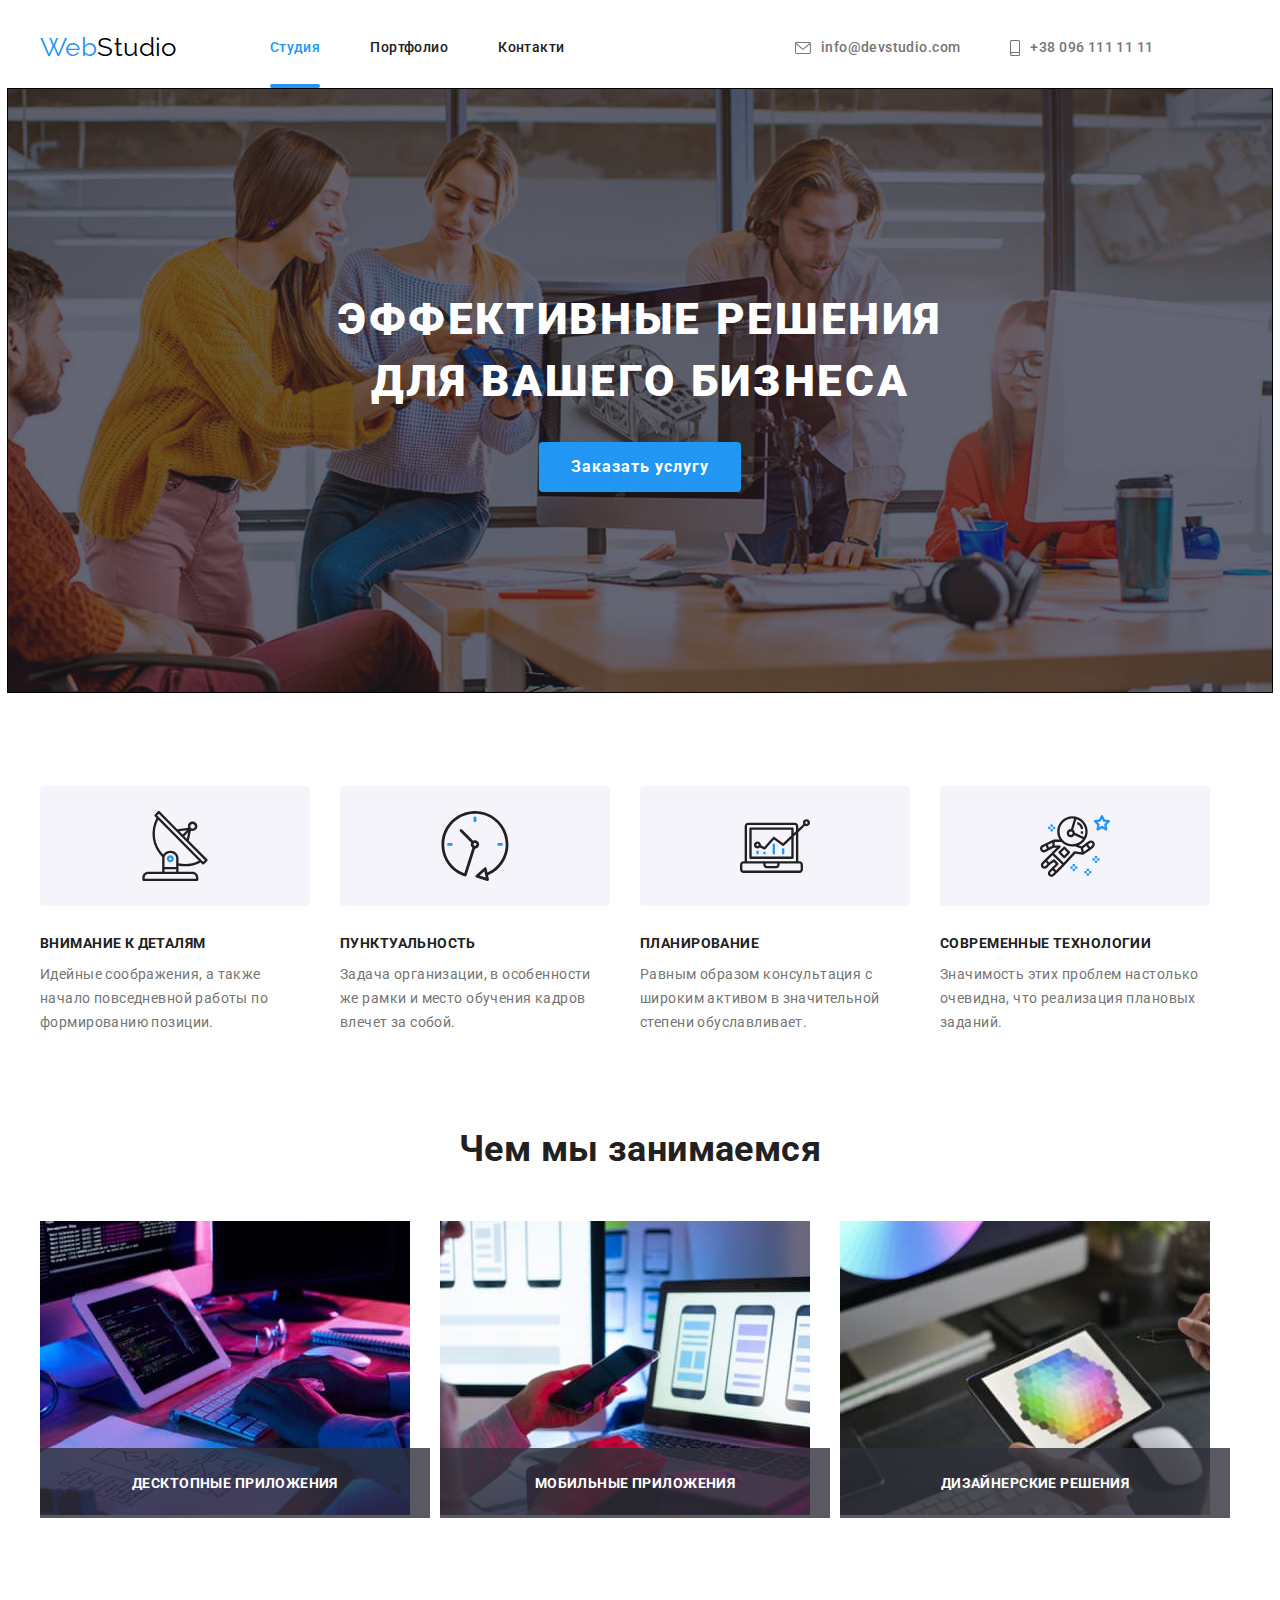
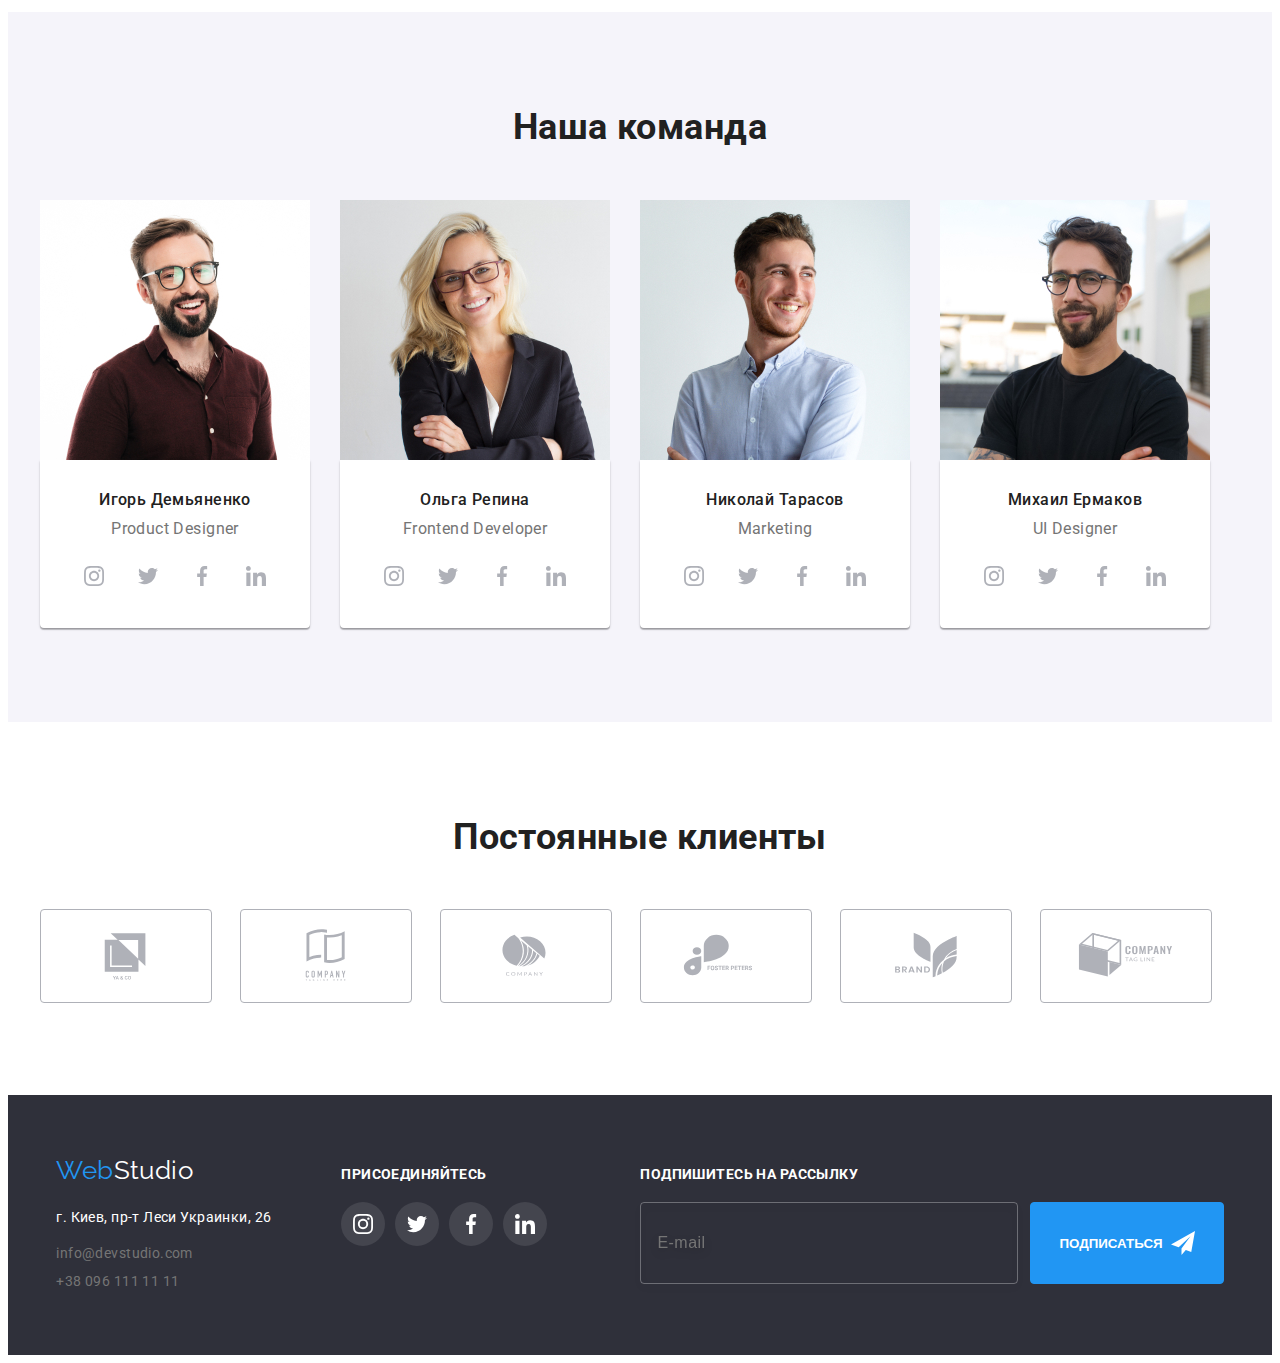
<file: index.html>
<!DOCTYPE html>
<html lang="ru">
  <head>
    <meta charset="UTF-8" />
    <meta http-equiv="X-UA-Compatible" content="IE=edge" />
    <meta name="viewport" content="width=device-width, initial-scale=1.0" />
    <title>Студия</title>
    <link rel="preconnect" href="https://fonts.googleapis.com"> 
<link rel="preconnect" href="https://fonts.gstatic.com" crossorigin> 
<link href="https://fonts.googleapis.com/css2?family=Raleway:wght@700&family=Roboto:wght@400;500;700;900&display=swap" rel="stylesheet">
<link rel="stylesheet" href="https://cdnjs.cloudflare.com/ajax/libs/modern-normalize/1.1.0/modern-normalize.min.css" integrity="sha512-wpPYUAdjBVSE4KJnH1VR1HeZfpl1ub8YT/NKx4PuQ5NmX2tKuGu6U/JRp5y+Y8XG2tV+wKQpNHVUX03MfMFn9Q==" crossorigin="anonymous" referrerpolicy="no-referrer" />
<link rel="stylesheet" href="./css/main.min.css" />
<link rel="stylesheet" href="./css/styles.css" />
  </head>
  <body>

<!--=================

 ! Header section !

==================-->

    <header class="header">
      <div class="container header__container">
      
        <a href="./index.html" class="logo header__logo link"> <span>Web</span>Studio </a>
        <button class="menu-btn" type="button" data-menu-open>
          <svg class="menu-btn__icon" width="40" height="40" aria-label="Переключатель мобильного меню">
            <use class="menu-btn__icon-open" href="./images/icons.svg#menu"></use>
          </svg>
        </button>
        
        <nav class="nav">
<!-- Nav-site -->

        <ul class="nav-site list">
          <li class="nav__item">
            <a href="" class="nav__link nav__link--current link">Студия </a>
          </li>
          <li class="nav__item">
            <a href="./portfolio.html" class="nav__link link">Портфолио</a>
          </li>
          <li class="nav__item">
            <a href="" class="nav__link  link">Контакти</a>
          </li>
        </ul>
    </nav>
   
<!-- Nav-auth -->
<!-- Contacts -->

    <ul class="nav-auth list">
      <li class="nav__contacts">
        <a class="nav__contacts nav__contacts-link" href="mailto:info@devstudio.com" >
        <svg class="nav__contact-icon" width="16" height="12">
          <use href="./images/icons.svg#mail"></use>
        </svg>info@devstudio.com</a>
      
      </li>
      <li class="nav__contacts">
        <a class="nav__contacts nav__contacts-link" href="tel:+380961111111">
        <svg class="nav__contact-icon" width="10" height="16">
          <use href="./images/icons.svg#smartphone"></use>
        </svg>
        +38 096 111 11 11 </a>
      </li>
    </ul>
  </div>
    </header>

<!--=================

      ! Hero !

==================-->

    <main>
      <section class="hero">
        <div class="overlay">
        <h1 class="hero__title">Эффективные решения<br />для вашего бизнеса</h1>
        <button data-modal-open type="button" class="hero__button">Заказать услугу</button>
      
        <div class="backdrop is-hidden" data-modal>
        <div class="modal">
          
          <button class="button__close" type="button" data-modal-close>
            <svg class="modal__close-svg" width="18" height="18">
            <use href="./images/icons.svg#close"></use>
          </svg>
        </button>
        <form class="modal__form" name="modal-form" autocomplete="off">
          <strong class="form__title">Оставьте свои данные, мы вам перезвоним</strong>
          <div class="register__group" role="group">
          <label class="modal__form-group">
            <span class="modal__form-label">Имя</span>
            <input class="modal__form-input" type="text" name="user-name" minlength="3"/>
            <svg class="modal__icon" width="18" height="18">
              <use href="./images/icons.svg#person"></use>
            </svg>
          </label>

      <label class="modal__form-group">
        <span class="modal__form-label">Телефон</span>
        <input class="modal__form-input" type="text" name="user-phone" autofocus required />
        <svg class="modal__icon" width="18" height="18">
          <use href="./images/icons.svg#phone"></use>
        </svg>
      </label>

      <label class="modal__form-group">
        <span class="modal__form-label">Почта</span>
        <input class="modal__form-input" type="text" name="user-mail" required />
        <svg class="modal__icon" width="18" height="18">
          <use href="./images/icons.svg#email"></use>
        </svg>
      </label>

      <label class="modal__form-group">
        <span class="modal__form-label">Комментарий</span>
        <textarea class="user__comment" name="user-comment" rows="5" placeholder="Введите текст"></textarea>
      </label>
    </div>
    <label class="agreement__form-group">
     <input class="agreement__check visually-hidden" type="checkbox" name="user-agreement" />
     <svg class="agreement__icon" width="16" height="15">
      <use class="agreement__icon-check" href="./images/icons.svg#check"></use>
      <use class="agreement__icon-uncheck" href="./images/icons.svg#uncheck"></use>
    </svg>
     <span class="agreement__text">
      Соглашаюсь с рассылкой и принимаю
      <a href="" class="agreement__link" target="_blank" rel="noopener noreferrer">
        Условия договора
      </a>
     </span>
    </label>

    <button type="submit" class="basic__bth-link">Отправить</button>
  
        </form>
        </div>
      </div>
    </div>
    </section>

<!--=================

 ! Feature section !

==================-->

<section class="section feature">
  <div class="container">
  <!--<h2> Заголовок к целям </h2>-->
  <ul class="feature__list">
    <li class="feature__item">
      <a class="feature__item-icon" href=""><img src="./images/antenna1.svg" alt="" /></a>

    
      <h3 class="feature__title">Внимание к деталям</h3>
      <p class="feature__text">
        Идейные соображения, а также начало повседневной работы по
        формированию позиции.
      </p>
    </li>
    <li class="feature__item">
      <a class="feature__item-icon" href=""><img src="./images/clock1.svg" alt="" /></a>
    
      <h3 class="feature__title">Пунктуальность</h3>
      <p class="feature__text">
        Задача организации, в особенности же рамки и место обучения кадров
        влечет за собой.
      </p>
    </li>
    <li class="feature__item">
      <a class="feature__item-icon" href=""><img src="./images/diagram1.svg" alt="" /></a>
                  
      <h3 class="feature__title">Планирование</h3>
      <p class="feature__text">
        Равным образом консультация с широким активом в значительной
        степени обуславливает.
      </p>
    </li>
    <li class="feature__item">
      <a class="feature__item-icon" href=""><img src="./images/astronaut1.svg" alt="" /></a>
      
      <h3 class="feature__title">Современные технологии</h3>
      <p class="feature__text">
        Значимость этих проблем настолько очевидна, что реализация
        плановых заданий.
      </p>
    </li>
  </ul>
</div>
</section>


<!--=================

 ! Work section !

==================-->

      <section class="section work">
        <div class="container">
        <h2 class="work__title">Чем мы занимаемся</h2>

        <ul class="work__list">
          
          <li class="work__item">
            <img
              src="./images/nomber1.jpg"
              alt="хлопець-пишет-код"
              width="370"
            />
            <div class="work__section-img">
              <p class="work__section-title">Десктопные приложения</p>
            </div>
          </li>
          <li class="work__item">
            <img
              src="./images/nomber2.jpg"
              alt="дивчина-вивчає-телефон"
              width="370"
            />
            <div class="work__section-img">
              <p class="work__section-title">Мобильные приложения</p>
            </div>
          </li>
          <li class="work__item">
            <img src="./images/nomber3.jpg" alt="парень-ресуєт" width="370" />
            <div class="work__section-img">
              <p class="work__section-title">Дизайнерские решения</p>
            </div>
          </li>
      
        </ul>
        
      </div>
      </section>

<!--=================

 ! Team section !

==================-->

      <section class="section team">
        <div class="container">
        <h2 class="team__title">Наша команда</h2>

        <ul class="team__list">
          <li class="team__junior">
            <picture>
              <source  srcset="./images/Xteams/img-11@1x.lg.jpg 1x, 
                               ./images/Xteams/img-11@2x.lg.jpg 2x"
                               media="(min-width: 1200px)"/>
              <source  srcset="./images/Xteams/img-11@1x.md.jpg 1x,
                               ./images/Xteams/img-11@2x.md.jpg 2x"
                               media="(min-width: 768px)"/>
              <source  srcset="./images/Xteams/img-11@1x.sm.jpg 1x,
                               ./images/Xteams/img-11@2x.sm.jpg 2x"
                               media="(max-width: 767px)"/>
            <img class="team__icon"
              src="./images/Xteams/img-11@1x.lg.jpg"
              alt="Игорь Демьяненко"
              width="270"/>
            </picture>
            <div class="card-set">
            <h3 class="team__person">Игорь Демьяненко</h3>
            <p lang="en" class="team__profession">Product Designer</p>
          
          <ul class="socials__list">
            <li class="socials__item">
              <a
              class="socials__link link"
                href=""
                target="_blank"
                rel="noopener noreferrer"
                aria-label="Иконка insragram">
                <svg class="socials__icon" width="20" height="20">
                  <use href="./images/icons.svg#instagram">
                  </use>
                </svg>
            </a>
            </li>
          
  
          
            <li class="socials__item">
              <a
              class="socials__link link"
                href=""
                target="_blank"
                rel="noopener noreferrer"
                aria-label="Иконка twitter">
                <svg class="socials__icon" width="20" height="20">
                  <use href="./images/icons.svg#twitter">
                  </use>
                </svg>
            </a>
            </li>
          
  
         
            <li class="socials__item">
              <a
              class="socials__link link"
                href=""
                target="_blank"
                rel="noopener noreferrer"
                aria-label="Иконка facebook">
                <svg class="socials__icon" width="20" height="20">
                  <use href="./images/icons.svg#facebook">
                  </use>
                </svg>
            </a>
            </li>
          
  
        
            <li class="socials__item">
              <a
              class="socials__link link"
                href=""
                target="_blank"
                rel="noopener noreferrer"
                aria-label="Иконка linkedin">
                <svg class="socials__icon" width="20" height="20">
                  <use href="./images/icons.svg#linkedin">
                  </use>
                </svg>
            </a>
            </li>
          </ul>
        </div>
    
          </li>
          
          <li class="team__junior">
            <picture>
              <source  srcset="./images/Xteams/img-22@1x.lg.jpg 1x, 
                               ./images/Xteams/img-22@2x.lg.jpg 2x"
                               media="(min-width: 1200px)"/>
              <source  srcset="./images/Xteams/img-22@1x.md.jpg 1x,
                               ./images/Xteams/img-22@2x.md.jpg 2x"
                               media="(min-width: 768px)"/>
              <source  srcset="./images/Xteams/img-22@1x.sm.jpg 1x,
                               ./images/Xteams/img-22@2x.sm.jpg 2x"
                               media="(max-width: 767px)"/>
            <img class="team__icon"
            src="./images/Xteams/img-22@1x.lg.jpg" alt="Ольга Репина" 
            width="270" />
          </picture>
            <div class="card-set">
            <h3 class="team__person">Ольга Репина</h3>
            <p lang="en" class="team__profession">Frontend Developer</p>
            
            <ul class="socials__list">
              <li class="socials__item">
                <a class="socials__link link"
                  href=""
                  target="_blank"
                  rel="noopener noreferrer"
                  aria-label="Иконка insragram">
                  <svg class="socials__icon" width="20" height="20">
                    <use href="./images/icons.svg#instagram">
                    </use>
                  </svg>
              </a>
              </li>
          
              <li class="socials__item">
                <a class="socials__link link"
                  href=""
                  target="_blank"
                  rel="noopener noreferrer"
                  aria-label="Иконка twitter">
                  <svg class="socials__icon" width="20" height="20">
                    <use href="./images/icons.svg#twitter">
                    </use>
                  </svg>
              </a>
            </li>
 
              <li class="socials__item">
                <a class="socials__link link"
                  href=""
                  target="_blank"
                  rel="noopener noreferrer"
                  aria-label="Иконка facebook">
                  <svg class="socials__icon" width="20" height="20">
                    <use href="./images/icons.svg#facebook">
                    </use>
                  </svg>
              </a>
              </li>

              <li class="socials__item">
                <a
                class="socials__link link"
                  href=""
                  target="_blank"
                  rel="noopener noreferrer"
                  aria-label="Иконка linkedin">
                  <svg class="socials__icon" width="20" height="20">
                    <use href="./images/icons.svg#linkedin">
                    </use>
                  </svg>
              </a>
              </li>
            </ul>
          </div>
          </li>
          <li class="team__junior">
            <picture>
              <source  srcset="./images/Xteams/img-33@1x.lg.jpg 1x, 
                               ./images/Xteams/img-33@2x.lg.jpg 2x"
                               media="(min-width: 1200px)"/>
              <source  srcset="./images/Xteams/img-33@1x.md.jpg 1x,
                               ./images/Xteams/img-33@2x.md.jpg 2x"
                               media="(min-width: 768px)"/>
              <source  srcset="./images/Xteams/img-33@1x.sm.jpg 1x,
                               ./images/Xteams/img-33@2x.sm.jpg 2x"
                               media="(max-width: 767px)"/>
            <img class="team__icon"
            src="./images/Xteams/img-33@1x.lg.jpg" alt="Николай Тарасов" 
            width="270"/>
          </picture>
            <div class="card-set">
            <h3 class="team__person">Николай Тарасов</h3>
            <p lang="en" class="team__profession">Marketing</p>
          
          <ul class="socials__list">
            <li class="socials__item">
              <a
              class="socials__link link"
                href=""
                target="_blank"
                rel="noopener noreferrer"
                aria-label="Иконка insragram">
                <svg class="socials__icon" width="20" height="20">
                  <use href="./images/icons.svg#instagram">
                  </use>
                </svg>
            </a>
            </li>

            <li class="socials__item">
              <a
              class="socials__link link"
                href=""
                target="_blank"
                rel="noopener noreferrer"
                aria-label="Иконка twitter">
                <svg class="socials__icon" width="20" height="20">
                  <use href="./images/icons.svg#twitter">
                  </use>
                </svg>
            </a>
            </li>

            <li class="socials__item">
              <a
              class="socials__link link"
                href=""
                target="_blank"
                rel="noopener noreferrer"
                aria-label="Иконка facebook">
                <svg class="socials__icon" width="20" height="20">
                  <use href="./images/icons.svg#facebook">
                  </use>
                </svg>
            </a>
            </li>
 
            <li class="socials__item">
              <a
              class="socials__link link"
                href=""
                target="_blank"
                rel="noopener noreferrer"
                aria-label="Иконка linkedin">
                <svg class="socials__icon" width="20" height="20">
                  <use href="./images/icons.svg#linkedin">
                  </use>
                </svg>
            </a>
            </li>
          </ul>
          </div>
          </li>
          <li class="team__junior">
            <picture>
              <source  srcset="./images/Xteams/img-44@1x.lg.jpg 1x, 
                               ./images/Xteams/img-44@2x.lg.jpg 2x"
                               media="(min-width: 1200px)"/>
              <source  srcset="./images/Xteams/img-44@1x.md.jpg 1x,
                               ./images/Xteams/img-44@2x.md.jpg 2x"
                               media="(min-width: 768px)"/>
              <source  srcset="./images/Xteams/img-44@1x.sm.jpg 1x,
                               ./images/Xteams/img-44@2x.sm.jpg 2x"
                               media="(max-width: 767px)"/>
            <img class="team__icon"
            src="./images/Xteams/img-44@1x.lg.jpg" alt="Михаил Ермаков" 
            width="270"/>
          </picture>
            <div class="card-set">
            <h3 class="team__person">Михаил Ермаков</h3>
            <p lang="en" class="team__profession">UI Designer</p>
          
          <ul class="socials__list">
            <li class="socials__item">
              <a
              class="socials__link link"
                href=""
                target="_blank"
                rel="noopener noreferrer"
                aria-label="Иконка insragram">
                <svg class="socials__icon" width="20" height="20">
                  <use href="./images/icons.svg#instagram">
                  </use>
                </svg>
            </a>
            </li>

            <li class="socials__item">
              <a
              class="socials__link link"
                href=""
                target="_blank"
                rel="noopener noreferrer"
                aria-label="Иконка twitter">
                <svg class="socials__icon" width="20" height="20">
                  <use href="./images/icons.svg#twitter">
                  </use>
                </svg>
            </a>
            </li>

            <li class="socials__item">
              <a
              class="socials__link link"
                href=""
                target="_blank"
                rel="noopener noreferrer"
                aria-label="Иконка facebook">
                <svg class="socials__icon" width="20" height="20">
                  <use href="./images/icons.svg#facebook">
                  </use>
                </svg>
            </a>
            </li>
          
            <li class="socials__item">
              <a
              class="socials__link link"
                href=""
                target="_blank"
                rel="noopener noreferrer"
                aria-label="Иконка linkedin">
                <svg class="socials__icon" width="20" height="20">
                  <use href="./images/icons.svg#linkedin">
                  </use>
                </svg>
            </a>
            </li>
          </ul>
        </div>
          </li>
        </ul>
      </div>
      </section>

<!--=================

 ! Clients section !

==================-->

    <section class="clients section">
      <div class="container">
        <h2 class="clients__title">Постоянные клиенты</h2>
         <ul class="clients__list">
          <li class="clients__item">
           <a 
           class="clients__link link"
           href=""
           target="_blank"
           rel="noopener noreferrer"
           aria-label="logo-company"
           >
           <svg class="clients__icon" width="106" height="60">
            <use href="./images/icons.svg#logo-1"></use>
           </svg>
          </a>
          </li>

          <li class="clients__item">
            <a 
            class="link clients__link"
            href=""
            target="_blank"
            rel="noopener noreferrer"
            aria-label="logo-company"
            >
            <svg class="clients__icon" width="106" height="60">
             <use href="./images/icons.svg#logo-2"></use>
            </svg>
           </a>
           </li>

           <li class="clients__item">
            <a 
            class="clients__link link"
            href=""
            target="_blank"
            rel="noopener noreferrer"
            aria-label="logo-company"
            >
            <svg class="clients__icon" width="106" height="60">
             <use href="./images/icons.svg#logo-3"></use>
            </svg>
           </a>
           </li>

           <li class="clients__item">
            <a 
            class="clients__link link"
            href=""
            target="_blank"
            rel="noopener noreferrer"
            aria-label="logo-company"
            >
            <svg class="clients__icon" width="106" height="60">
             <use href="./images/icons.svg#logo-4"></use>
            </svg>
           </a>
           </li>

           <li class="clients__item">
            <a 
            class="clients__link link"
            href=""
            target="_blank"
            rel="noopener noreferrer"
            aria-label="logo-company"
            >
            <svg class="clients__icon" width="106" height="60">
             <use href="./images/icons.svg#logo-5"></use>
            </svg>
           </a>
           </li>

           <li class="clients__item">
            <a 
            class="link clients__link"
            href=""
            target="_blank"
            rel="noopener noreferrer"
            aria-label="logo-company"
            >
            <svg class="clients__icon" width="106" height="60">
             <use href="./images/icons.svg#logo-6"></use>
            </svg>
           </a>
           </li>

         </ul>
      </div>
      </section>
    </main>

<!--=================

    ! Footer !

==================-->

<div class="footer">
    
  <div class="container contacts-container">
    <div class="general">
    <div class="footer__section">
  <a href="./index.html" class="logo__two"> <span>Web</span>Studio </a>
  <address class="footer__address-list">г. Киев, пр-т Леси Украинки, 26</address>

  <ul class="footer__separator">
    <li>
      <a href="mailto:info@devstudio.com" class="footer__separator-item"> info@devstudio.com </a>
    </li>
    <li>
      <a href="tel:+380961111111" class="footer__separator-item"> +38 096 111 11 11 </a>
    </li>
  </ul>
</div>
  
  <div class="footer__right--block">
    <h3 class="footer__title">ПРИСОЕДИНЯЙТЕСЬ</h3>
    <ul class="footer__social-list">
      <li>
        <a class="footer__social-link" 
        href=""
        target="_blank"
        rel="noopener noreferrer"
        aria-label="Иконка insragram">
        <svg class="socials__icon" width="20" height="20">
          <use href="./images/icons.svg#instagrams">
          </use>
        </svg>
      </a>
      </li>

      <li>
        <a class="footer__social-link" 
        href=""
        target="_blank"
        rel="noopener noreferrer"
        aria-label="Иконка twitter">
        <svg class="socials__icon" width="20" height="20">
          <use href="./images/icons.svg#twitters">
          </use>
        </svg>
      </a>
      </li>
      <li>
        <a class="footer__social-link" 
        href=""
        target="_blank"
        rel="noopener noreferrer"
        aria-label="Иконка facebook">
        <svg class="socials__icon" width="20" height="20">
          <use href="./images/icons.svg#facebooks">
          </use>
        </svg>
      </a>
      </li>
      <li>
        <a class="footer__social-link" 
        href=""
        target="_blank"
        rel="noopener noreferrer"
        aria-label="Иконка linkedin">
        <svg class="socials__icon" width="20" height="20">
          <use href="./images/icons.svg#linkedins">
          </use>
        </svg>
      </a>
      </li>
    </ul>
  </div>
  </div>


  <div class="footer__subscription">
    <h2 class="footer__slogan">Подпишитесь на рассылку</h2>
    <form name="footer-form" class="footer__form">
    <input class="footer__user-name"
      placeholder="E-mail"/>
      <button class="footer__basic-bth" type="submit">Подписаться
        <svg class="send__icon" width="24" height="24">
          <use href="./images/icons.svg#send"></use>
        </svg>
      </button>

   
    </form>
  </div>
  </div>
</div>

     <!-- Mobile menu -->
     <div class="menu-overlay" data-menu>
      <div class="menu-container">
        <button class="menu-bth" type="button" data-menu-close>
          <svg class="menu-close-bth" width="40" height="40">
            <use class="menu-btn__icon-close" href="./images/icons.svg#menu-close"></use>
          </svg>
        </button>
        <ul class="mobile-nav__list">
          <li class="mobile-nav__item">
            <a class="mobile-nav__link current" href="./index.html">Студия</a>
          </li>
          <li class="mobile-nav__item">
            <a class="mobile-nav__link" href="./portfolio.html">Портфолио</a>
          </li>
          <li class="mobile-nav__item">
            <a class="mobile-nav__link" href="">Контакты</a>
          </li>
        </ul>
        <div class="mobile-menu__grop">
        <ul class="menu-contacts">
    
            <li class="menu-phone"> 
              <a class="menu-phone-link" href="tel:+380961111111">+38 096 111 11 11</a></li>
            <li class="menu-mail">
               <a class="menu-mail-link" href="mailto:info@devstudio.com">info@devstudio.com</a></li>
          
        </ul>
        <ul class="mobile-social-list">
     
            <li class="mobile-socials-item">
              <a class="mobile-socials-link" href="">Instagram</a>
            </li>
            <li class="mobile-socials-item">
              <a class="mobile-socials-link" href="">Twitter</a>
            </li>
            <li class="mobile-socials-item">
              <a class="mobile-socials-link" href="">Facebook</a>
            </li>
            <li class="mobile-socials-item">
              <a class="mobile-socials-link" href="">LinkedIn</a>
            </li>
      
        </ul>
      </div>
      </div>
    </div>
    <script src="./js/menu.js"></script>
    <script src="./js/modal.js"></script>
  </body>
</html>
</file>
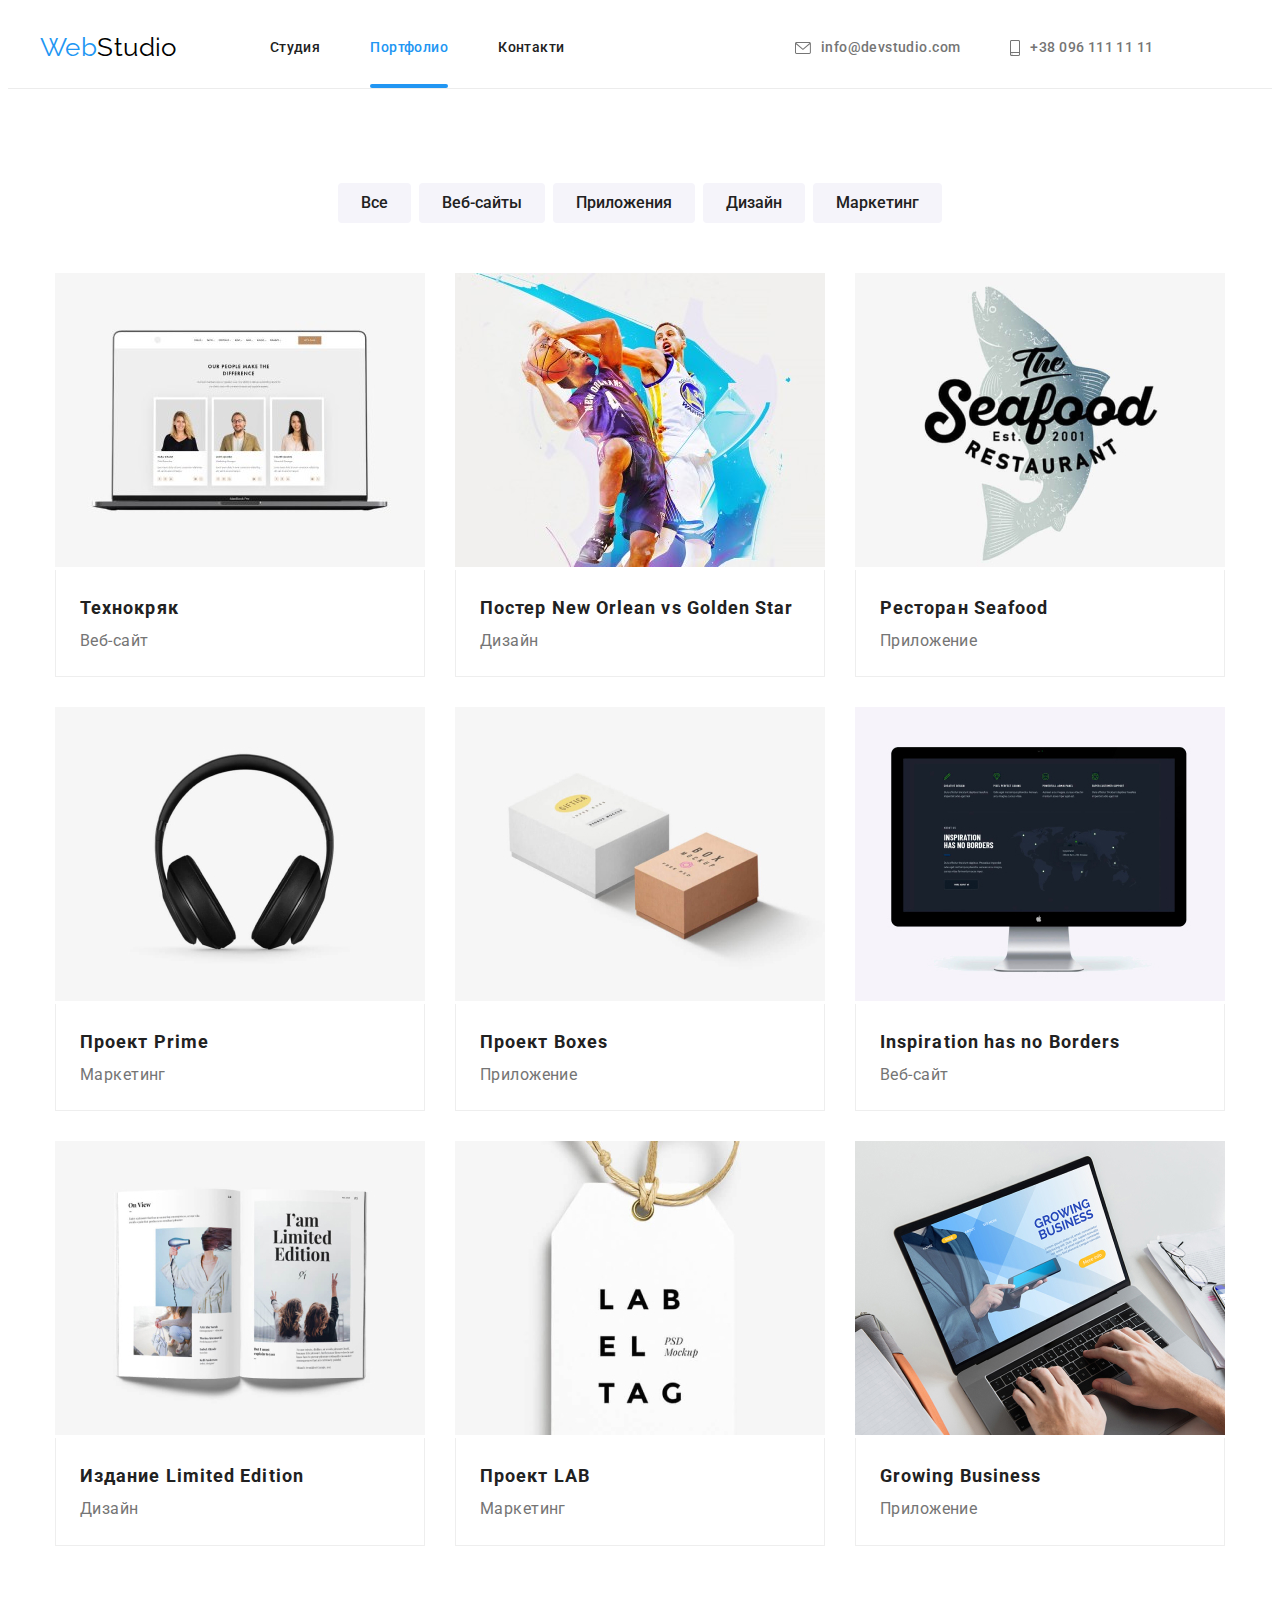
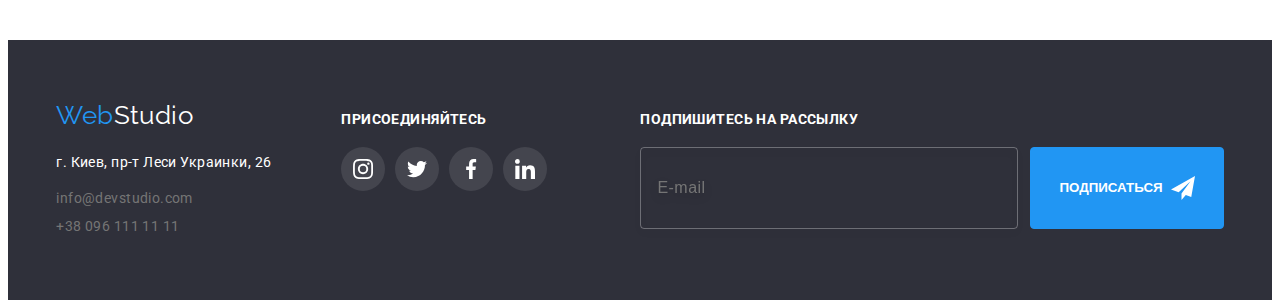
<file: portfolio.html>
<!DOCTYPE html>
<html lang="ru">
  <head>
    <meta charset="UTF-8" />
    <meta http-equiv="X-UA-Compatible" content="IE=edge" />
    <meta name="viewport" content="width=device-width, initial-scale=1.0" />
    <title>Портфолио</title>
    <link href="https://fonts.googleapis.com/css2?family=Raleway:wght@700&family=Roboto:wght@400;500;700;900&display=swap" rel="stylesheet">
    <link rel="stylesheet" href="https://cdnjs.cloudflare.com/ajax/libs/modern-normalize/1.1.0/modern-normalize.min.css" integrity="sha512-wpPYUAdjBVSE4KJnH1VR1HeZfpl1ub8YT/NKx4PuQ5NmX2tKuGu6U/JRp5y+Y8XG2tV+wKQpNHVUX03MfMFn9Q==" crossorigin="anonymous" referrerpolicy="no-referrer" />
    <link rel="stylesheet" href="./css/main.min.css" />
    <link rel="stylesheet" href="./css/styles.css" />
  </head>
  <body>
 
    <!-- Header section -->
    <header class="header">
      <div class="container header__container">
       
        <a href="./index.html" class="logo header__logo link"> <span>Web</span>Studio </a>
       
        <button class="menu-btn" type="button" data-menu-open>
          <svg class="menu-btn__icon" width="40" height="40" aria-label="Переключатель мобильного меню">
            <use class="menu-btn__icon-open" href="./images/icons.svg#menu"></use>
          </svg>
        </button>
          <nav class="nav">
    

<!-- Nav-site -->

        <ul class="nav-site list">
          <li class="nav__item">
            <a href="./index.html" class="nav__link link">Студия </a>
          </li>
          <li class="nav__item">
            <a href="./portfolio.html" class="nav__link nav__link--current link">Портфолио</a>
          </li>
          <li class="nav__item">
            <a href="" class="nav__link link">Контакти</a>
          </li>
        </ul>
    </nav>
   
<!-- Nav-auth -->
<!-- Contacts -->

    <ul class="nav-auth list">
      <li class="nav__contacts">
        <a class="nav__contacts nav__contacts-link" href="mailto:info@devstudio.com" >
        <svg class="nav__contact-icon" width="16" height="12">
          <use href="./images/icons.svg#mail"></use>
        </svg>info@devstudio.com</a>
      
      </li>
      <li class="nav__contacts">
        <a class="nav__contacts nav__contacts-link" href="tel:+380961111111">
        <svg class="nav__contact-icon" width="10" height="16">
          <use href="./images/icons.svg#smartphone"></use>
        </svg>
        +38 096 111 11 11 </a>
      </li>
    </ul>
  </div>
    </header>

    <main>
      <!--<h1> Портфолио </h1>-->
      <section class="section">
      <div class="container">
      <ul class="tack">
        <li><button type="button" class="button__portfolio">Все</button></li>
        <li><button type="button" class="button__portfolio">Веб-сайты</button></li>
        <li><button type="button" class="button__portfolio">Приложения</button></li>
        <li><button type="button" class="button__portfolio">Дизайн</button></li>
        <li><button type="button" class="button__portfolio">Маркетинг</button></li>
      </ul>
      
      <ul class="container flex">
        <li class="flex__line">
          <div class="flex__product-thumb">
            <picture>
              <source  srcset="./images/Xportfolio/img-1@1x_lg.jpg 1x, 
                               ./images/Xportfolio/img-1@2x_lg.jpg 2x"
                               media="(min-width: 1200px)"/>
              <source  srcset="./images/Xportfolio/img-1@1x_md.jpg 1x,
                               ./images/Xportfolio/img-1@2x_md.jpg 2x"
                               media="(min-width: 768px)"/>
              <source  srcset="./images/Xportfolio/img-1@1x_sm.jpg 1x,
                               ./images/Xportfolio/img-1@2x_sm.jpg 2x"
                               media="(max-width: 767px)"/>
            
            <img
            src="./images/Xportfolio/img-1@1x_lg.jpg"
            alt="Команда"
            width="370"/>
            <div class="flex__product-actions">
              <p class="flex__product-text">Ресурс предлагает комплексные предложения с разным уровнем функционала и сервисов. Все это позволит посетителю получить исчерпывающие сведения о компании или частном лице. </p>
            </div>
      </picture>

          </div>
            <div class="flex__line-wrap">
          <h2 class="flex__point">Технокряк</h2>
          <p class="flex__article">Веб-сайт</p>
        </div>
        </li>

        <li class="flex__line">
          <div class="flex__product-thumb">
            <picture>
              <source  srcset="./images/Xportfolio/img-2@1x_lg.jpg 1x, 
                               ./images/Xportfolio/img-2@2x_lg.jpg 2x"
                               media="(min-width: 1200px)"/>
              <source  srcset="./images/Xportfolio/img-2@1x_md.jpg 1x,
                               ./images/Xportfolio/img-2@2x_md.jpg 2x"
                               media="(min-width: 768px)"/>
              <source  srcset="./images/Xportfolio/img-2@1x_sm.jpg 1x,
                               ./images/Xportfolio/img-2@2x_sm.jpg 2x"
                               media="(max-width: 767px)"/>
            
            <img
            src="./images/Xportfolio/img-2@1x_lg.jpg"
            alt="Баскетболісти"
            width="370"/>
            <div class="flex__product-actions">
              <p class="flex__product-text">Ресурс предлагает комплексные предложения с разным уровнем функционала и сервисов. Все это позволит посетителю получить исчерпывающие сведения о компании или частном лице. </p>
            </div>
          </picture>
          </div>
            <div class="flex__line-wrap">
          <h2 class="flex__point">Постер New Orlean vs Golden Star</h2>
          <p class="flex__article">Дизайн</p>
        </div>
        </li>

        <li class="flex__line">
          <div class="flex__product-thumb">
            <picture>
              <source  srcset="./images/Xportfolio/img-3@1x_lg.jpg 1x, 
                               ./images/Xportfolio/img-3@2x_lg.jpg 2x"
                               media="(min-width: 1200px)"/>
              <source  srcset="./images/Xportfolio/img-3@1x_md.jpg 1x,
                               ./images/Xportfolio/img-3@2x_md.jpg 2x"
                               media="(min-width: 768px)"/>
              <source  srcset="./images/Xportfolio/img-3@1x_sm.jpg 1x,
                               ./images/Xportfolio/img-3@2x_sm.jpg 2x"
                               media="(max-width: 767px)"/>
            
            <img
            src="./images/Xportfolio/img-3@1x_lg.jpg"
          
            alt="Логотип ресторану"
            width="370"/>
            <div class="flex__product-actions">
              <p class="flex__product-text">Ресурс предлагает комплексные предложения с разным уровнем функционала и сервисов. Все это позволит посетителю получить исчерпывающие сведения о компании или частном лице. </p>
            </div>
            </picture>
          </div>
            <div class="flex__line-wrap">
          <h2 class="flex__point">Ресторан Seafood</h2>
          <p class="flex__article">Приложение</p>
        </div>
        </li>
        
        <li class="flex__line">
          <div class="flex__product-thumb">
            <picture>
              <source  srcset="./images/Xportfolio/img-4@1x_lg.jpg 1x, 
                               ./images/Xportfolio/img-4@2x_lg.jpg 2x"
                               media="(min-width: 1200px)"/>
              <source  srcset="./images/Xportfolio/img-4@1x_md.jpg 1x,
                               ./images/Xportfolio/img-4@2x_md.jpg 2x"
                               media="(min-width: 768px)"/>
              <source  srcset="./images/Xportfolio/img-4@1x_sm.jpg 1x,
                               ./images/Xportfolio/img-4@2x_sm.jpg 2x"
                               media="(max-width: 767px)"/>
            
            <img
            src="./images/Xportfolio/img-4@1x_lg.jpg"
            alt="Навушники"
            width="370"/>
            <div class="flex__product-actions">
              <p class="flex__product-text">Ресурс предлагает комплексные предложения с разным уровнем функционала и сервисов. Все это позволит посетителю получить исчерпывающие сведения о компании или частном лице. </p>
            </div>
          </picture>
          </div>
            <div class="flex__line-wrap">
          <h2 class="flex__point">Проект Prime</h2>
          <p class="flex__article">Маркетинг</p>
        </div>
        </li>

        <li class="flex__line">
          <div class="flex__product-thumb">
            <picture>
              <source  srcset="./images/Xportfolio/img-5@1x_lg.jpg 1x, 
                               ./images/Xportfolio/img-5@2x_lg.jpg 2x"
                               media="(min-width: 1200px)"/>
              <source  srcset="./images/Xportfolio/img-5@1x_md.jpg 1x,
                               ./images/Xportfolio/img-5@2x_md.jpg 2x"
                               media="(min-width: 768px)"/>
              <source  srcset="./images/Xportfolio/img-5@1x_sm.jpg 1x,
                               ./images/Xportfolio/img-5@2x_sm.jpg 2x"
                               media="(max-width: 767px)"/>
            
            <img
            src="./images/Xportfolio/img-5@1x_lg.jpg"
            alt="Бокси"
            width="370"/>
            <div class="flex__product-actions">
              <p class="flex__product-text">Ресурс предлагает комплексные предложения с разным уровнем функционала и сервисов. Все это позволит посетителю получить исчерпывающие сведения о компании или частном лице. </p>
            </div>
          </picture>
          </div>
            <div class="flex__line-wrap">
          <h2 class="flex__point">Проект Boxes</h2>
          <p class="flex__article">Приложение</p>
        </div>
        </li>

        <li class="flex__line">
          <div class="flex__product-thumb">
            <picture>
              <source  srcset="./images/Xportfolio/img-6@1x_lg.jpg 1x, 
                               ./images/Xportfolio/img-6@2x_lg.jpg 2x"
                               media="(min-width: 1200px)"/>
              <source  srcset="./images/Xportfolio/img-6@1x_md.jpg 1x,
                               ./images/Xportfolio/img-6@2x_md.jpg 2x"
                               media="(min-width: 768px)"/>
              <source  srcset="./images/Xportfolio/img-6@1x_sm.jpg 1x,
                               ./images/Xportfolio/img-6@2x_sm.jpg 2x"
                               media="(max-width: 767px)"/>
            
            <img
            src="./images/Xportfolio/img-6@1x_lg.jpg"
            alt="Монітор"
            width="370"/>
            <div class="flex__product-actions">
              <p class="flex__product-text">Ресурс предлагает комплексные предложения с разным уровнем функционала и сервисов. Все это позволит посетителю получить исчерпывающие сведения о компании или частном лице. </p>
            </div>
          </picture>
          </div>
            <div class="flex__line-wrap">
          <h2 class="flex__point">Inspiration has no Borders</h2>
          <p class="flex__article">Веб-сайт</p>
          </div>
        </li>

        <li class="flex__line">
          <div class="flex__product-thumb">
            <picture>
              <source  srcset="./images/Xportfolio/img-7@1x_lg.jpg 1x, 
                               ./images/Xportfolio/img-7@2x_lg.jpg 2x"
                               media="(min-width: 1200px)"/>
              <source  srcset="./images/Xportfolio/img-7@1x_md.jpg 1x,
                               ./images/Xportfolio/img-7@2x_md.jpg 2x"
                               media="(min-width: 768px)"/>
              <source  srcset="./images/Xportfolio/img-7@1x_sm.jpg 1x,
                               ./images/Xportfolio/img-7@2x_sm.jpg 2x"
                               media="(max-width: 767px)"/>
            
            <img
            src="./images/Xportfolio/img-7@1x_lg.jpg"
            alt="Журнал"
            width="370"/>
            <div class="flex__product-actions">
              <p class="flex__product-text">Ресурс предлагает комплексные предложения с разным уровнем функционала и сервисов. Все это позволит посетителю получить исчерпывающие сведения о компании или частном лице. </p>
            </div>
          </picture>
          </div>
            <div class="flex__line-wrap">
          <h2 class="flex__point">Издание Limited Edition</h2>
          <p class="flex__article">Дизайн</p>
        </div>
        </li>

        <li class="flex__line">
          <div class="flex__product-thumb">
            <picture>
              <source  srcset="./images/Xportfolio/img-8@1x_lg.jpg 1x, 
                               ./images/Xportfolio/img-8@2x_lg.jpg 2x"
                               media="(min-width: 1200px)"/>
              <source  srcset="./images/Xportfolio/img-8@1x_md.jpg 1x,
                               ./images/Xportfolio/img-8@2x_md.jpg 2x"
                               media="(min-width: 768px)"/>
              <source  srcset="./images/Xportfolio/img-8@1x_sm.jpg 1x,
                               ./images/Xportfolio/img-8@2x_sm.jpg 2x"
                               media="(max-width: 767px)"/>
            
            <img
            src="./images/Xportfolio/img-8@1x_lg.jpg"
            alt="Бирка"
            width="370"/>
            <div class="flex__product-actions">
              <p class="flex__product-text">Ресурс предлагает комплексные предложения с разным уровнем функционала и сервисов. Все это позволит посетителю получить исчерпывающие сведения о компании или частном лице. </p>
            </div>
          </picture>
          </div>
            <div class="flex__line-wrap">
          <h2 class="flex__point">Проект LAB</h2>
          <p class="flex__article">Маркетинг</p>
        </div>
        </li>

        <li class="flex__line">
          <div class="flex__product-thumb">
            <picture>
              <source  srcset="./images/Xportfolio/img-9@1x_lg.jpg 1x, 
                               ./images/Xportfolio/img-9@2x_lg.jpg 2x"
                               media="(min-width: 1200px)"/>
              <source  srcset="./images/Xportfolio/img-9@1x_md.jpg 1x,
                               ./images/Xportfolio/img-9@2x_md.jpg 2x"
                               media="(min-width: 768px)"/>
              <source  srcset="./images/Xportfolio/img-9@1x_sm.jpg 1x,
                               ./images/Xportfolio/img-9@2x_sm.jpg 2x"
                               media="(max-width: 767px)"/>
            
            <img
            src="./images/Xportfolio/img-9@1x_lg.jpg"
            alt="Команда"
            width="370"/>
            <div class="flex__product-actions">
              <p class="flex__product-text">Ресурс предлагает комплексные предложения с разным уровнем функционала и сервисов. Все это позволит посетителю получить исчерпывающие сведения о компании или частном лице. </p>
            </div>
            </picture>
          </div>
            <div class="flex__line-wrap">
          <h2 class="flex__point">Growing Business</h2>
          <p class="flex__article">Приложение</p>
        </div>
        </li>
      </ul>
    </div>
    </section>
    </main>

<!--=================

    ! Footer !

==================-->

<div class="footer">
    
  <div class="container contacts-container">
    <div class="footer__section">
  <a href="./index.html" class="logo__two"> <span>Web</span>Studio </a>
  <address class="footer__address-list">г. Киев, пр-т Леси Украинки, 26</address>

  <ul class="footer__separator">
    <li>
      <a href="mailto:info@devstudio.com" class="footer__separator-item"> info@devstudio.com </a>
    </li>
    <li>
      <a href="tel:+380961111111" class="footer__separator-item"> +38 096 111 11 11 </a>
    </li>
  </ul>
</div>
  
  <div class="footer__right--block">
    <h3 class="footer__title">ПРИСОЕДИНЯЙТЕСЬ</h3>
    <ul class="footer__social-list">
      <li>
        <a class="footer__social-link" 
        href=""
        target="_blank"
        rel="noopener noreferrer"
        aria-label="Иконка insragram">
        <svg class="socials__icon" width="20" height="20">
          <use href="./images/icons.svg#instagrams">
          </use>
        </svg>
      </a>
      </li>

      <li>
        <a class="footer__social-link" 
        href=""
        target="_blank"
        rel="noopener noreferrer"
        aria-label="Иконка twitter">
        <svg class="socials__icon" width="20" height="20">
          <use href="./images/icons.svg#twitters">
          </use>
        </svg>
      </a>
      </li>
      <li>
        <a class="footer__social-link" 
        href=""
        target="_blank"
        rel="noopener noreferrer"
        aria-label="Иконка facebook">
        <svg class="socials__icon" width="20" height="20">
          <use href="./images/icons.svg#facebooks">
          </use>
        </svg>
      </a>
      </li>
      <li>
        <a class="footer__social-link" 
        href=""
        target="_blank"
        rel="noopener noreferrer"
        aria-label="Иконка linkedin">
        <svg class="socials__icon" width="20" height="20">
          <use href="./images/icons.svg#linkedins">
          </use>
        </svg>
      </a>
      </li>
    </ul>
  </div>



  <div class="footer__subscription">
    <h2 class="footer__slogan">Подпишитесь на рассылку</h2>
    <form name="footer-form" class="footer__form">
    <input class="footer__user-name"
      placeholder="E-mail"/>
      <button class="footer__basic-bth" type="submit">Подписаться
        <svg class="send__icon" width="24" height="24">
          <use href="./images/icons.svg#send"></use>
        </svg>
      </button>

   
    </form>
  </div>
  </div>
</div>
<!-- Mobile menu -->
<div class="menu-overlay" data-menu>
  <div class="menu-container">
    <button class="menu-bth" type="button" data-menu-close>
      <svg class="menu-close-bth" width="40" height="40">
        <use class="menu-btn__icon-close" href="./images/icons.svg#menu-close"></use>
      </svg>
    </button>
    <ul class="mobile-nav__list">
      <li class="mobile-nav__item">
        <a class="mobile-nav__link current" href="./index.html">Студия</a>
      </li>
      <li class="mobile-nav__item">
        <a class="mobile-nav__link" href="./portfolio.html">Портфолио</a>
      </li>
      <li class="mobile-nav__item">
        <a class="mobile-nav__link" href="">Контакты</a>
      </li>
    </ul>
    <div class="mobile-menu__grop">
    <ul class="menu-contacts">

        <li class="menu-phone"> 
          <a class="menu-phone-link" href="tel:+380961111111">+38 096 111 11 11</a></li>
        <li class="menu-mail">
           <a class="menu-mail-link" href="mailto:info@devstudio.com">info@devstudio.com</a></li>
      
    </ul>
    <ul class="mobile-social-list">
 
        <li class="mobile-socials-item">
          <a class="mobile-socials-link" href="">Instagram</a>
        </li>
        <li class="mobile-socials-item">
          <a class="mobile-socials-link" href="">Twitter</a>
        </li>
        <li class="mobile-socials-item">
          <a class="mobile-socials-link" href="">Facebook</a>
        </li>
        <li class="mobile-socials-item">
          <a class="mobile-socials-link" href="">LinkedIn</a>
        </li>
  
    </ul>
  </div>
  </div>
</div>
<script src="./js/menu.js"></script>
  </body>
</html>
</file>
<file: css/styles.css>
/*
:root {
    --primary-text-color: #757575;
    --title-text-color: #000000;
    --accent-color: #2196F3;
    --additional-color: #FFFFFF;
    --selective-color: #212121;
    --button-color: #FFFFFF;
    --button-bg-color: #2196F3;
    --footer-bg-color: #2F303A;
    --button-portfolio-bg-color: #F5F4FA;
    --primary-br-color: #ffffff;
    --secondary-bg-color: #E5E5E5;
}

body {
    font-family: Roboto, sans-serif;
    letter-spacing: 0.03em;
    font-size: 14px;
    color: var(--primary-text-color);
}


ul {
    list-style: none;
    margin: 0;
    padding: 0;
}

h1, h2, h3, h4, h5, h6, p {
    margin: 0;
}
*/
/**
!=============================!
   Header section
!=============================!
*/
/*
.nav {
    display: flex;
    align-items: center;
}
/*
.header {
    border-bottom: 1px solid #ECECEC;
}

.header__container {
    display: flex;
    align-items: center;
}
*/
/*
.header__logo {
    font-family: Raleway, cursive;
    font-size: 26px;
    line-height: 1.2px;
    color: var(--title-text-color);
    text-decoration: none;
}


span {
    font-size: 26px;
    line-height: 1.2;
    color: var(--accent-color);
}
/*
.container {
    margin-left: auto;
    margin-right: auto;
    width: 1200px;
    padding-left: 15px;
    padding-right: 15px;
}
*/
/**
!=============================!
   Nav-site list
!=============================!
*/
/*
.nav-site {
    display: flex;
    margin-left: 93px;
}

.nav__item {
    margin-right: 50px;
}

.nav__item:last-child {
   margin-right: 0;
}


.nav__link {
    display: block;
    padding-top: 32px;
    padding-bottom: 32px;

    font-weight: 500;
    font-size: 14px;
    line-height: 1.14;
    color: var(--selective-color);
    text-decoration: none;
    transition: color 250ms cubic-bezier(0.4, 0, 0.2, 1);
}

.nav__link:hover,
.nav__link:focus {
    color:var(--accent-color);
}

.nav__link--current {
    position: relative;
    color: var(--accent-color);
}


.nav__link--current::after {
content: "";
display: block;
width: 100%;
height: 4px;
background-color: var(--accent-color);
border-radius: 2px;
position: absolute;
left: 0;
bottom: 0;
}
*/
/**
!=============================!
   Nav-auth list
      Contacts
!=============================!
*/
/*
.nav-auth {
    display: flex;
    margin-left: auto;
}

.nav-auth  {
    align-items: center;
    justify-content: center;
    margin-left: auto;
    gap: 50px;
}

.nav-auth {
    display: flex;
    align-items: center;
    margin-left: auto;
    gap: 50px
}

.nav__contacts {
    margin-right: 50px;
}

.nav__contacts:last-child {
    margin-right: 0;
 }

 .nav__contacts-link {
    display: flex;
    align-items: center;
    padding-top: 32px;
    padding-bottom: 32px;

    font-weight: 500;
    font-size: 14px;
    line-height: 1.14;
    color: var(--primary-text-color);
    text-decoration: none;
    transition: color 250ms cubic-bezier(0.4, 0, 0.2, 1);
    
    padding: 32px 0;

    display: flex;
    font-weight: 500;
    font-size: 14px;
    line-height: 1.1;
    letter-spacing: 0.02em;
    text-decoration: none;
    color: var(--primary-text-color);
}



.nav__contact-icon {
    margin-right: 10px;
    fill: #757575;
}

.nav__contacts-link:hover ,
.nav__contacts-link:focus {
    color: var(--accent-color);
}

.nav__contacts:hover .nav__contact-icon,
.nav__contacts:focus .nav__contact-icon{
    fill: var(--accent-color);
}

/**
!=============================!
      Hero
!=============================!
*/
/*
.hero {
padding-top: 200px;
padding-bottom: 200px;
text-align: center;
background-color: #2F303A;
max-width: 1600px;
height: 600px;
margin-left: auto;
margin-right: auto;
outline: 1px solid black;
background-image: linear-gradient(to right, 
rgba(47, 48, 58, 0.4), rgba(47, 48, 58, 0.4)), url('../images/juniors.jpg');
background-size: cover;
background-repeat: no-repeat;
background-position: center;


}
/*
.hero__title {
    margin-top: 0;
    margin-bottom: 30px;
    font-weight: 900;
    font-size: 44px;
    line-height: 1.4;
    
    text-transform: uppercase;
    letter-spacing: 0.06em;
    color: var(--additional-color);
}
*/
/**
!=============================!
      Button
!=============================!

.hero__button {
    border: none;
    border-radius: 4px;
    padding: 10px 32px;
    min-width: 200px;
    text-align: center;
    font-family: inherit;
    cursor: pointer;
    font-weight: 700;
    font-size: 16px;
    line-height: 1.88;
    letter-spacing: 0.06em;
    color : var(--button-color);
    background-color: var(--button-bg-color);
    transition: color 250ms cubic-bezier(0.4, 0, 0.2, 1),
    background-color 250ms cubic-bezier(0.4, 0, 0.2, 1);
}
*/
/**
!=============================!
      Modal Window
!=============================!
*/
/*
.backdrop {
    position: fixed;
    top: 0;
    left: 0;
    width: 100%;
    height: 100%;
    z-index: 100;
    
    background-color: rgba(0, 0, 0, 0.2);
   
    opacity: 1;
    transition: opacity 250ms cubic-bezier(0.4, 0, 0.2, 1);
}

.backdrop.is-hidden {
    visibility: hidden;
    opacity: 0;
    pointer-events: none;  
}

.backdrop.is-hidden .modal {
    transform: translate(-50%, -50%) scale(0.9);
}
/*
.modal {
position: absolute;
top: 50%;
left: 50%;
transform: translate(-50%, -50%);
padding: 40px;
min-width: 528px;
min-height: 581px;

border-radius: 4px;

box-shadow: 0px 1px 3px rgba(0, 0, 0, 0.12),
0px 1px 1px rgba(0, 0, 0, 0.14), 
0px 2px 1px rgba(0, 0, 0, 0.2);
background-color: #ffffff;
opacity: 1.0;
scale: 1.0;
transition: transform 250ms cubic-bezier(0.4, 0, 0.2, 1);
visibility: visible;
}
/*
.button__close {
    position: absolute;
    top: 8px;
    right: 8px;
    display: flex;
    border: none;
    align-items: center;
    justify-content: center;
    border-radius: 50%;
    background-color: #fff;
    outline: 1px solid rgba(0, 0, 0, 0.1);
    height: 30px;
    width: 30px;
    cursor: pointer;
}
*/
/**
!=============================!
      Оформлення Modal
!=============================!
*/
/*
.modal__form {
    text-align: center;
}
/*
.form__title {
    display: block;
    margin-bottom: 12px;
    font-size: 20px;
    line-height: calc(23 / 20);
    text-align: center;
    color: #212121;
}
*/
/*
.register__group {
    margin-bottom: 20px;
}

.modal__form-group {
    position: relative;
    display: block;
}

.modal__form-group:not(:last-child) {
    margin-bottom: 10px;
}



.modal__form-input,
.user__comment {
width: 100%;
padding: 12px;
padding-left: 39px;
color: #000000;
border: 1px solid rgba(33, 33, 33, 0.2);
outline: transparent;

transition: border-color 250ms cubic-bezier(0.4, 0, 0.2, 1);
border-radius: 4px;
}

.user__comment {
    resize: none;
    padding: 12px 16px;
    height: 120px;
}

 
.modal__form-label {
    display: block;
    padding-left: 2px;
    margin-bottom: 4px;

    text-align: left;
    font-size: 12px;
    line-height: calc(14 / 12);
    letter-spacing: 0.01em;

    font-family: Roboto;
    font-style: Regular;

    color: #757575;
}

.modal__icon {
    position: absolute;
    top: 29px;
    left: 10px;

    transition: fill 250ms cubic-bezier(0.4, 0, 0.2, 1);
}

.modal__form-input:hover,
.modal__form-input:focus,
.user__comment:hover,
.user__comment:focus {
    border-color: #2196F3;
}

.modal__form-input:hover + .modal__icon,
.modal__form-input:focus + .modal__icon {
    fill: #2196F3
}

.agreement__group {
    display: flex;
    align-items: center;
    justify-content: center;
    gap: 8px;
    margin-bottom: 20px;
}

.agreement__text{
    color: #757575;
    font-size: 14px;
    line-height: 1.71;
    letter-spacing: 0.03em;
   
    
}

.agreement__link {
    color: #2196F3;
}

.checkbox {
    display: flex;
    justify-content: center;
}

.checkbox:hover,
.checkbox:focus {
fill: #2196F3;
}

.agreement__form-group {
    display: flex;
    align-items: center;
    justify-content: center;
    gap: 7px;
}
/*
.visually-hidden {
    appearance: none;

}
*/
/*
.agreement__icon-check {
    border-radius: 2px;
    opacity: 0;
    position: absolute;
    transition: opacity 250ms cubic-bezier(0.4, 0, 0.2, 1);
    opacity: 0;
}




.agreement__check:checked + .agreement__icon .agreement__icon-uncheck {
opacity: 0;

}

.agreement__check:checked + .agreement__icon .agreement__icon-check {
    opacity: 1;
}

/*
.basic__bth-link {
 display: inline-flex;
 align-items: center;
justify-content: center;
padding: 10px 52px;
margin-top: 30px;

background-color: #2196F3;
box-shadow: 0px 4px 4px rgba(0, 0, 0, 0.15);
border-radius: 4px;

cursor: pointer;
border: none;
color: #FFFFFF;
font-weight: 700;
font-size: 16px;
line-height: 1.9;


}

.basic__bth-link:hover,
.basic__bth-link:focus {
    background-color: #188ce8;
    
}
.basic__bth-link{
transition: color 250ms cubic-bezier(0.4, 0, 0.2, 1),
baground-color 250ms cubic-bezier(0.4, 0, 0.2, 1),
box-shadow 250ms cubic-bezier(0.4, 0, 0.2, 1);
}

/**
!=============================!
      Feature section
!=============================!
*/
/*
.section {
 padding-top: 94px;
 padding-bottom: 94px;
}
*/
/*
.antena-item::before {
    display: block;
    content: '';
    height: 120px;

    background-image: url(../images/antenna\ 1.svg);
    background-repeat: no-repeat;
    background-position: center;
    background-color: #F5F4FA;
    margin-bottom: 30px;
}

.clock-item::before {
    display: block;
    content: '';
    height: 120px;
   
    background-image: url(../images/clock\ 1.svg);
    background-repeat: no-repeat;
    background-position: center;
    background-color: #F5F4FA;
    margin-bottom: 30px;
}

.diagram-item::before {
    display: block;
    content: '';
    height: 120px;
    
    background-image: url(../images/diagram\ 1.svg);
    background-repeat: no-repeat;
    background-position: center;
    background-color: #F5F4FA;
    margin-bottom: 30px;
}

.astronaut-item::before {
    display: block;
    content: '';
    height: 120px;

    background-image: url(../images/astronaut\ 1.svg);
    background-repeat: no-repeat;
    background-position: center;
    background-color: #F5F4FA;
    margin-bottom: 30px;
}
/*
.feature {
    padding-bottom: 0;
}

.feature__list {
   display: flex;
   gap: 30px;
}

.feature__list .list-item {
    width: 270px;
}
/*
.feature__title {
    margin-bottom: 10px;
    font-weight: 700;
    font-size: 14px;
    line-height: 1.14;
    text-transform: uppercase;
    color: var(--selective-color);
}
*/
/*
.feature__text {
    line-height: 1.71;
    line-height: 24px;
    font-weight: 400;
}

/**
!=============================!
      Work section
!=============================!
*/
/*
.work {
    padding-bottom: 0;
}
/*
.work__title {
    font-weight: 700;
    font-size: 36px;
    line-height: 1.2;
    text-align: center;
    color: var(--selective-color);
    margin-bottom: 50px;
}
*/
/*
.work__list {
    display: flex;
}

.work__item {
    position: relative;
}

.work__item:not(:last-child) {
    margin-right: 30px;
}

.work__section-img {
    position: absolute;
    bottom: 0;
    left: 0;

    padding: 27px 10px;
    width: 100%;
    background-color: rgba(47, 48, 58, 0.8);
}
/*
.work__section-title {
    font-weight: 700;
    font-size: 14px;
    line-height: calc(16 / 14);
    text-align: center;
    letter-spacing: 0.03em;
    text-transform: uppercase;
    color: #fff;
}
*/
/**
!=============================!
      Team section
!=============================!
*/
/*
.team {
   background-color: #F5F4FA;
}

.team__list {
    display: flex;
    gap: 30px;
    
}

.team__junior {
    text-align: center;
}

.team__junior:last-child {
    margin-right: 0;
}

.team__icon {
    display:block;
}

/*
.card-set {
background-color: var(--additional-color);
border-radius: 0px 0px 4px 4px;
padding-top: 30px;
padding-bottom: 30px;
box-shadow: 0px 1px 3px rgba(0, 0, 0, 0.12),
0px 1px 1px rgba(0, 0, 0, 0.14), 
0px 2px 1px rgba(0, 0, 0, 0.2);
}
*/
/*
.team__title {
    font-weight: 700;
    font-size: 36px;
    line-height: 1.2;
    text-align: center;
    color: var(--selective-color);
    margin-bottom: 50px;
    
}
*/

/*
.team__person {
    text-align: center;
    font-weight: 500;
    font-size: 16px;
    line-height: 1.2;
    color: var(--selective-color);
    margin-bottom: 10px;
    
}


.team__profession {
    text-align: center;

    font-size: 16px;
    line-height: 1.2;
    color: var(--primary-text-color);

    margin-bottom: 16px;
    
}

/**
!=============================!
      Socials icons
!=============================!
*/
/*
.socials__list {
    display: flex;
    flex-wrap: wrap;
    align-items: center;
    justify-content: center;
    gap: 10px;
}

.socials__link {
    display: flex;
    align-items: center;
    justify-content: center;
    width: 44px;
    height: 44px;
    background-color: #fff;
    border-radius: 50%;
    transition: background-color 250ms cubic-bezier(0.4, 0, 0.2, 1);
}

.socials__link:hover {
background-color: #2196F3;
}

.socials__link:hover .socials__icon {
    fill: #ffffff;
}

.socials__icon {
    fill: #AFB1B8;
    transition: fill 250ms cubic-bezier(0.4, 0, 0.2, 1);
}


/**
!=============================!
      Clients section
!=============================!
*/
/*
.clients {
    background-color: #fff;
    
}

/*
.clients__title {
    font-weight: 700;
    font-size: 36px;
    line-height: 1.2;
    text-align: center;
    color: var(--selective-color);
    margin-bottom: 50px;
}
*/
/*
.clients__list {
    display: flex;
    align-items: center;
    gap: 30px;
}

.clients__link {
    display: flex;
    align-items: center;
    justify-content: center;
    border: 1px solid #afb1b8;
    border-radius: 4px;
    width: 100%;
    height: 100%;
    
}

.clients__item {
    width: 170px;
    height: 92px;
}

.clients__icon {
    fill: #AFB1B8;
    
    width: 106px;
    height: 60px;
    transition: fill 250ms cubic-bezier(0.4, 0, 0.2, 1);
    
}

.clients__link:hover,
.clients__link:focus {
    border: 1px solid var(--button-bg-color);
}

.clients__link:hover .clients__icon,
.clients__link:focus .clients__icon {
    fill: var(--accent-color);
}

/**
!=============================!
      Footer
!=============================!
*/
/*
.footer {
    padding: 60px 0;
    background-color: var(--footer-bg-color);
}

.logo__two {
    font-family: Raleway, cursive;
    font-size: 26px;
    line-height: 1.2;
    color: var(--additional-color);
    text-decoration: none;
}



.footer__address-list {
    margin-top: 20px;
    margin-bottom: 9px;
    font-style: normal;
    line-height: 1.71;
    color: var(--additional-color);
}

.footer__separator-item {
    font-weight: 400;
    font-size: 14px;
    line-height: 2;
    color: var(--primary-text-color);
    text-decoration: none;
    transition: color 250ms cubic-bezier(0.4, 0, 0.2, 1);
    
}
.footer__separator-item:hover,
.footer__separator-item:focus {
    color:var(--accent-color);
}

.footer__separator:not(:last-child) {
    margin-bottom: 9px;
}
/*
.footer__title {
    font-size: 14px;
    line-height: 16px;
    letter-spacing: 0.03em;
    text-transform: uppercase;
    margin-bottom: 20px;
    color: #FFFFFF;

}
*/
/*
.contacts-container {
    display: flex;
    align-items: baseline;
}

/**
!=============================!
      Footer right block
!=============================!
*/
/*
.footer__right--block {
    margin-left: 70px;
}

.footer__social-list {
    display: flex;
    align-items: center;
    justify-content: center;
    gap: 10px;
    fill: #FFFFFF;
}

.footer__social-link {
    display: flex;
    text-align: center;
    align-items: center;
    justify-content: center;
    width: 44px;
    height: 44px;
    color: var(--additional-color);
    background-color: rgb(255, 255, 255, 0.1);
    border-radius: 50%;
    transition: background-color 250ms cubic-bezier(0.4, 0, 0.2, 1),
    fill 250ms cubic-bezier(0.4, 0, 0.2, 1);
}


.footer__social-link:hover,
.footer__social-link:focus{
    background-color: var(--accent-color);
}

.footer__social-link:hover .socials__icon {
    fill: #ffffff;
    
}

/**
!=============================!
      Footer left block
!=============================!
*/
/*
.footer__subscription{
    margin-left: auto;
    
}

.footer__slogan {
    font-size: 14px;
    line-height: 16px;
    letter-spacing: 0.03em;
    text-transform: uppercase;
    margin-bottom: 20px;
    color: #FFFFFF;
  
   
}

.footer__user-name {
    width: 358px;
    height: 50px;
    padding-top: 15px;
    padding-bottom: 15px;
    padding-left: 16px;
    margin-right: auto;

  border-radius: 4px;
    border: 1px solid rgba(255, 255, 255, 0.3);
    filter: drop-shadow(0px 4px 4px rgba(0, 0, 0, 0.15));
    background-color: transparent;
   
}

.footer__user-name[placeholder] {
   outline: transparent;
    font-size: 16px;
    line-height: calc(20 / 16);
     letter-spacing: 0.03em;
     
     color: rgba(255, 255, 255, 0.6);
}

.footer__form {
    display: flex;
    align-items: center;
    gap: 12px;
}
 /*
.footer__basic-bth {
    display: inline-flex;
    align-items: center;
    gap: 8px;
    padding: 10px 28px;
    min-height: 50px;
    color: #fff;
    font-weight: 700;
    text-transform: uppercase;
    background-color: #2196F3;
    border: 1px solid #2196F3;
    border-radius: 4px;
    cursor: pointer;
   

}

 /**
!=============================!
      Portfolio
!=============================!
*/
/*
.button__portfolio {
    border: 1px solid transparent;
    display: inline-block;
    border-radius: 4px;
    padding: 6px 22px;
    text-align: center;
    font-family: inherit;
    cursor: pointer;
    font-weight: 500;
    font-size: 16px;
    line-height: 1.6;
    color: var(--selective-color);
    background-color: var(--button-portfolio-bg-color);
    transition: color 250ms cubic-bezier(0.4, 0, 0.2, 1),
    background-color 250ms cubic-bezier(0.4, 0, 0.2, 1),
    box-shadow 250ms cubic-bezier(0.4, 0, 0.2, 1);
}
/*
.button__portfolio:hover,
.button__portfolio:focus {
    
    color: var(--additional-color);
    background-color: var(--accent-color);
    box-shadow: 0px 1px 3px rgba(0, 0, 0, 0.12),
0px 1px 1px rgba(0, 0, 0, 0.14), 
0px 2px 1px rgba(0, 0, 0, 0.2);
}
*/
/*
.tack {
    display: flex;
    justify-content: center;
    align-items: baseline;
    gap: 8px;
    margin-bottom: 50px;
}
/*
.container .flex {
    display: flex;
    flex-wrap: wrap;
    gap: 30px;
}
*/
/*
.flex__line {
    width: 370px;
    
}

.flex__product-thumb {
position: relative;
overflow: hidden;
}


.flex__product-actions {
    top: 0;
    left: 0;
    width: 100%;
    height: 100%;

    position: absolute;
    transform: translateY(100%);
    
    transition: transform 250ms cubic-bezier(0.4, 0, 0.2, 1);
   
    background-color: rgb(33, 150, 243, 0.9);
}

.flex__product-text {
   
   font-weight: 400;
   font-size: 18px;
   line-height: 1.56;
   padding: 63px 24px;
   letter-spacing: 0.03em;
    color: #FFFFFF;
}

.flex__line:hover .flex__product-text,
.flex__line:focus .flex__product-text {
    transform: translateY(0);
    
}

.flex__line:hover .flex__product-actions {
transform: translateY(0);

}


.flex__line-wrap {
    padding: 20px 24px;
    border: 1px solid #EEEEEE;
    border-top: none;
}

.flex__point {
    font-weight: 700;
    font-size: 18px;
    line-height: 2;
    letter-spacing: 0.06em;
    color: var(--selective-color);
}



.flex__article {
    font-size: 16px;
    line-height: 1.9; 
    color: var(--primary-text-color);
}

.flex__line:hover {
    box-shadow: 0px 1px 1px rgb(0, 0, 0, 0.12),
0px 4px 4px rgba(0, 0, 0, 0.06), 
1px 4px 6px rgba(0, 0, 0, 0.16);
}
</file>
<file: css/main.min.css>
:root{--primary-text-color: #757575;--title-text-color: #000000;--accent-color: #2196F3;--additional-color: #FFFFFF;--selective-color: #212121;--button-color: #FFFFFF;--button-bg-color: #2196F3;--footer-bg-color: #2F303A;--button-portfolio-bg-color: #F5F4FA;--primary-br-color: #ffffff;--secondary-bg-color: #E5E5E5}.visually-hidden{-webkit-appearance:none;-moz-appearance:none;appearance:none}.backdrop{position:fixed;top:0;left:0;width:100%;height:100%;z-index:100;background-color:rgba(0,0,0,.2);opacity:1;-webkit-transition:opacity 250ms cubic-bezier(0.4, 0, 0.2, 1);transition:opacity 250ms cubic-bezier(0.4, 0, 0.2, 1)}.backdrop.is-hidden{visibility:hidden;opacity:0;pointer-events:none}.backdrop.is-hidden.modal{-webkit-transform:translate(-50%, -50%) scale(0.9);transform:translate(-50%, -50%) scale(0.9)}body{font-family:Roboto,sans-serif;letter-spacing:.03em;font-size:14px;color:var(--primary-text-color)}ul{list-style:none;margin:0;padding:0}h1,h2,h3,h4,h5,h6,p{margin:0}span{font-size:26px;line-height:1.2;color:var(--accent-color)}.card-set{background-color:var(--additional-color);border-radius:0px 0px 4px 4px;padding-top:30px;padding-bottom:30px;-webkit-box-shadow:0px 1px 3px rgba(0,0,0,.12),0px 1px 1px rgba(0,0,0,.14),0px 2px 1px rgba(0,0,0,.2);box-shadow:0px 1px 3px rgba(0,0,0,.12),0px 1px 1px rgba(0,0,0,.14),0px 2px 1px rgba(0,0,0,.2)}.container{margin-left:auto;margin-right:auto;width:100%;padding-left:15px;padding-right:15px}@media screen and (max-width: 767px){.container{max-width:480px}}@media screen and (min-width: 768px){.container{width:768px}}@media screen and (min-width: 1200px){.container{width:1200px}}.contacts-container{display:-webkit-box;display:-ms-flexbox;display:flex;-webkit-box-align:baseline;-ms-flex-align:baseline;align-items:baseline}@media screen and (max-width: 767px){.contacts-container{-ms-flex-wrap:wrap;flex-wrap:wrap;-webkit-box-orient:vertical;-webkit-box-direction:normal;-ms-flex-direction:column;flex-direction:column;-webkit-box-align:center;-ms-flex-align:center;align-items:center}}@media screen and (min-width: 768px){.contacts-container{-ms-flex-wrap:wrap;flex-wrap:wrap;-webkit-box-pack:center;-ms-flex-pack:center;justify-content:center}}.container .flex{display:-webkit-box;display:-ms-flexbox;display:flex;-ms-flex-wrap:wrap;flex-wrap:wrap;gap:30px}.section{padding-top:94px;padding-bottom:94px}@media screen and (min-width: 480px)and (max-width: 1199px){.section{padding-top:60px;padding-bottom:60px}}.hero__title{margin-top:0;margin-bottom:30px;font-weight:900;text-transform:uppercase;letter-spacing:.06em;color:var(--additional-color)}@media screen and (max-width: 1199px){.hero__title{line-height:1.6;font-size:26px}}@media screen and (min-width: 1200px){.hero__title{font-size:44px;line-height:1.4}}.form__title{display:block;margin-bottom:12px;font-size:20px;line-height:1.15;text-align:center;color:#212121}.feature__title{font-weight:700;font-size:14px;line-height:1.14;text-transform:uppercase;margin-bottom:10px;color:var(--selective-color)}@media screen and (max-width: 767px){.feature__title{text-align:center;-webkit-box-pack:center;-ms-flex-pack:center;justify-content:center}}.work__title{font-weight:700;font-size:36px;line-height:1.2;text-align:center;color:var(--selective-color);margin-bottom:50px}.work__section-title{font-weight:700;font-size:14px;line-height:1.1428571429;text-align:center;letter-spacing:.03em;text-transform:uppercase;color:#fff}.team__title{font-weight:700;font-size:36px;line-height:1.2;text-align:center;color:var(--selective-color);margin-bottom:50px}@media screen and (max-width: 1199px){.team__title{margin-bottom:30px;font-size:28px}}.clients__title{font-weight:700;font-size:36px;line-height:1.2;text-align:center;color:var(--selective-color);margin-bottom:50px}@media screen and (max-width: 1199px){.clients__title{margin-bottom:30px;font-size:28px}}.footer__title{font-size:14px;line-height:16px;letter-spacing:.03em;text-transform:uppercase;margin-bottom:20px;color:#fff}.hero__button{border:none;border-radius:4px;padding:10px 32px;min-width:200px;text-align:center;font-family:inherit;cursor:pointer;font-weight:700;font-size:16px;line-height:1.88;letter-spacing:.06em;color:var(--button-color);background-color:var(--button-bg-color);-webkit-transition:color 250ms cubic-bezier(0.4, 0, 0.2, 1),background-color 250ms cubic-bezier(0.4, 0, 0.2, 1);transition:color 250ms cubic-bezier(0.4, 0, 0.2, 1),background-color 250ms cubic-bezier(0.4, 0, 0.2, 1)}.button__close{position:absolute;top:8px;right:8px;display:-webkit-box;display:-ms-flexbox;display:flex;border:none;-webkit-box-align:center;-ms-flex-align:center;align-items:center;-webkit-box-pack:center;-ms-flex-pack:center;justify-content:center;border-radius:50%;background-color:#fff;outline:1px solid rgba(0,0,0,.1);height:30px;width:30px;cursor:pointer}.button__portfolio{border:1px solid rgba(0,0,0,0);display:inline-block;border-radius:4px;padding:6px 22px;text-align:center;font-family:inherit;cursor:pointer;font-weight:500;font-size:16px;line-height:1.6;color:var(--selective-color);background-color:var(--button-portfolio-bg-color);-webkit-transition:color 250ms cubic-bezier(0.4, 0, 0.2, 1),background-color 250ms cubic-bezier(0.4, 0, 0.2, 1),-webkit-box-shadow 250ms cubic-bezier(0.4, 0, 0.2, 1);transition:color 250ms cubic-bezier(0.4, 0, 0.2, 1),background-color 250ms cubic-bezier(0.4, 0, 0.2, 1),-webkit-box-shadow 250ms cubic-bezier(0.4, 0, 0.2, 1);transition:color 250ms cubic-bezier(0.4, 0, 0.2, 1),background-color 250ms cubic-bezier(0.4, 0, 0.2, 1),box-shadow 250ms cubic-bezier(0.4, 0, 0.2, 1);transition:color 250ms cubic-bezier(0.4, 0, 0.2, 1),background-color 250ms cubic-bezier(0.4, 0, 0.2, 1),box-shadow 250ms cubic-bezier(0.4, 0, 0.2, 1),-webkit-box-shadow 250ms cubic-bezier(0.4, 0, 0.2, 1)}.button__portfolio:hover,.button__portfolio:focus{color:var(--additional-color);background-color:var(--accent-color);-webkit-box-shadow:0px 1px 3px rgba(0,0,0,.12),0px 1px 1px rgba(0,0,0,.14),0px 2px 1px rgba(0,0,0,.2);box-shadow:0px 1px 3px rgba(0,0,0,.12),0px 1px 1px rgba(0,0,0,.14),0px 2px 1px rgba(0,0,0,.2)}.basic__bth-link{display:-webkit-inline-box;display:-ms-inline-flexbox;display:inline-flex;-webkit-box-align:center;-ms-flex-align:center;align-items:center;-webkit-box-pack:center;-ms-flex-pack:center;justify-content:center;padding:10px 52px;margin-top:30px;background-color:#2196f3;-webkit-box-shadow:0px 4px 4px rgba(0,0,0,.15);box-shadow:0px 4px 4px rgba(0,0,0,.15);border-radius:4px;cursor:pointer;border:none;color:#fff;font-weight:700;font-size:16px;line-height:1.9}.basic__bth-link--:hover,.basic__bth-link--:focus{background-color:#188ce8}.basic__bth-link--link{-webkit-transition:color 250ms cubic-bezier(0.4, 0, 0.2, 1),baground-color 250ms cubic-bezier(0.4, 0, 0.2, 1),-webkit-box-shadow 250ms cubic-bezier(0.4, 0, 0.2, 1);transition:color 250ms cubic-bezier(0.4, 0, 0.2, 1),baground-color 250ms cubic-bezier(0.4, 0, 0.2, 1),-webkit-box-shadow 250ms cubic-bezier(0.4, 0, 0.2, 1);transition:color 250ms cubic-bezier(0.4, 0, 0.2, 1),baground-color 250ms cubic-bezier(0.4, 0, 0.2, 1),box-shadow 250ms cubic-bezier(0.4, 0, 0.2, 1);transition:color 250ms cubic-bezier(0.4, 0, 0.2, 1),baground-color 250ms cubic-bezier(0.4, 0, 0.2, 1),box-shadow 250ms cubic-bezier(0.4, 0, 0.2, 1),-webkit-box-shadow 250ms cubic-bezier(0.4, 0, 0.2, 1)}.footer__basic-bth{display:-webkit-inline-box;display:-ms-inline-flexbox;display:inline-flex;-webkit-box-align:center;-ms-flex-align:center;align-items:center;gap:8px;padding:10px 28px;min-height:50px;color:#fff;font-weight:700;text-transform:uppercase;background-color:#2196f3;border:1px solid #2196f3;border-radius:4px;cursor:pointer}.modal{position:absolute;top:50%;left:50%;-webkit-transform:translate(-50%, -50%);transform:translate(-50%, -50%);padding:40px;min-width:528px;min-height:581px;border-radius:4px;-webkit-box-shadow:0px 1px 3px rgba(0,0,0,.12),0px 1px 1px rgba(0,0,0,.14),0px 2px 1px rgba(0,0,0,.2);box-shadow:0px 1px 3px rgba(0,0,0,.12),0px 1px 1px rgba(0,0,0,.14),0px 2px 1px rgba(0,0,0,.2);background-color:#fff;opacity:1;scale:1;-webkit-transition:-webkit-transform 250ms cubic-bezier(0.4, 0, 0.2, 1);transition:-webkit-transform 250ms cubic-bezier(0.4, 0, 0.2, 1);transition:transform 250ms cubic-bezier(0.4, 0, 0.2, 1);transition:transform 250ms cubic-bezier(0.4, 0, 0.2, 1), -webkit-transform 250ms cubic-bezier(0.4, 0, 0.2, 1);visibility:visible}.modal__form{text-align:center}.register__group{margin-bottom:20px}.modal__form-group{position:relative;display:block}.modal__form-group:not(:last-child){margin-bottom:10px}.modal__form-input{width:100%;padding:12px;padding-left:39px;color:#000;border:1px solid rgba(33,33,33,.2);outline:rgba(0,0,0,0);-webkit-transition:border-color 250ms cubic-bezier(0.4, 0, 0.2, 1);transition:border-color 250ms cubic-bezier(0.4, 0, 0.2, 1);border-radius:4px}.modal__form-input:hover,.modal__form-input:focus{border-color:var(--accent-color)}.user__comment{resize:none;padding:12px 16px;height:120px}.user__comment{width:100%;padding:12px;padding-left:39px;color:#000;border:1px solid rgba(33,33,33,.2);outline:rgba(0,0,0,0);-webkit-transition:border-color 250ms cubic-bezier(0.4, 0, 0.2, 1);transition:border-color 250ms cubic-bezier(0.4, 0, 0.2, 1);border-radius:4px}.user__comment:hover,.user__comment:focus{border-color:var(--accent-color)}.modal__form-label{display:block;padding-left:2px;margin-bottom:4px;text-align:left;font-size:12px;line-height:1.1666666667;letter-spacing:.01em;font-family:Roboto;font-style:Regular;color:var(--primary-text-color)}.modal__icon{position:absolute;top:29px;left:10px;-webkit-transition:fill 250ms cubic-bezier(0.4, 0, 0.2, 1);transition:fill 250ms cubic-bezier(0.4, 0, 0.2, 1)}.modal__form-input:hover+.modal__icon,.modal__form-input:focus+.modal__icon{fill:var(--accent-color)}.agreement__group{display:-webkit-box;display:-ms-flexbox;display:flex;-webkit-box-align:center;-ms-flex-align:center;align-items:center;-webkit-box-pack:center;-ms-flex-pack:center;justify-content:center;gap:8px;margin-bottom:20px}.agreement__text{color:var(--primary-text-color);font-size:14px;line-height:1.71;letter-spacing:.03em}.agreement__link{color:var(--accent-color)}.checkbox{display:-webkit-box;display:-ms-flexbox;display:flex;-webkit-box-pack:center;-ms-flex-pack:center;justify-content:center}.checkbox:hover,.checkbox:focus{fill:var(--accent-color)}.agreement__form-group{display:-webkit-box;display:-ms-flexbox;display:flex;-webkit-box-align:center;-ms-flex-align:center;align-items:center;-webkit-box-pack:center;-ms-flex-pack:center;justify-content:center;gap:7px}.agreement__icon-check{border-radius:2px;opacity:0;position:absolute;-webkit-transition:opacity 250ms cubic-bezier(0.4, 0, 0.2, 1);transition:opacity 250ms cubic-bezier(0.4, 0, 0.2, 1);opacity:0}.agreement__check:checked+.agreement__icon .agreement__icon-check{opacity:1}.agreement__check:checked+.agreement__icon .agreement__icon-uncheck{opacity:0}.menu-btn{margin-left:auto;display:-webkit-box;display:-ms-flexbox;display:flex;-webkit-box-pack:center;-ms-flex-pack:center;justify-content:center;-webkit-box-align:center;-ms-flex-align:center;align-items:center;padding:0;width:40px;height:40px;cursor:pointer;z-index:99;background-color:rgba(0,0,0,0);border:rgba(0,0,0,0);outline:rgba(0,0,0,0)}.menu-btn:hover,.menu-btn:focus{fill:#2196f3}.menu-btn__icon-open{opacity:1;width:24px;height:16px}.menu-btn__icon-close{opacity:0}.menu-btn.is-open .menu-btn__icon-close{opacity:1;display:none}.menu-overlay.is-open{opacity:1;pointer-events:initial;visibility:visible}@media screen and (max-width: 767px){.menu-overlay.is-open{display:-webkit-box;display:-ms-flexbox;display:flex}}@media screen and (min-width: 768px){.menu-overlay.is-open{width:738px;display:none}}@media screen and (min-width: 1200px){.menu-overlay.is-open{width:1200px;display:none}}.menu-overlay{position:fixed;top:0;left:0;background-color:rgba(0,0,0,.2);width:100%;height:100%;z-index:100%;opacity:0;pointer-events:none;visibility:hidden}.menu-container{display:-webkit-box;display:-ms-flexbox;display:flex;-webkit-box-orient:vertical;-webkit-box-direction:normal;-ms-flex-direction:column;flex-direction:column;width:100%;height:100%;background-color:#fff;padding-top:48px;padding-right:40px;padding-left:40px;padding-bottom:48px;-webkit-transform:translateX(100%);transform:translateX(100%);-webkit-transition:-webkit-transform 250ms cubic-bezier(0.4, 0, 0.2, 1);transition:-webkit-transform 250ms cubic-bezier(0.4, 0, 0.2, 1);transition:transform 250ms cubic-bezier(0.4, 0, 0.2, 1);transition:transform 250ms cubic-bezier(0.4, 0, 0.2, 1), -webkit-transform 250ms cubic-bezier(0.4, 0, 0.2, 1)}.menu-overlay.is-open .menu-container{-webkit-transform:translateX(0);transform:translateX(0)}.menu-bth{position:absolute;width:40px;height:40px;padding:0;display:-webkit-inline-box;display:-ms-inline-flexbox;display:inline-flex;-webkit-box-align:center;-ms-flex-align:center;align-items:center;-webkit-box-pack:center;-ms-flex-pack:center;justify-content:center;background-color:rgba(0,0,0,0);border:none;cursor:pointer;top:21px;right:21px}.mobile-nav__list{padding-left:0;margin-top:0;margin-bottom:0;list-style:none}.mobile-nav__item{margin-bottom:32px;font-style:normal;font-weight:500;font-size:40px;line-height:1.17;letter-spacing:.02em;text-decoration:none}.mobile-nav__link{color:#212121;text-decoration:none}.mobile-nav__link.current{color:#2196f3;position:relative}.menu-contacts{display:-webkit-box;display:-ms-flexbox;display:flex;-webkit-box-orient:vertical;-webkit-box-direction:normal;-ms-flex-direction:column;flex-direction:column;gap:32px}.menu-phone{margin-bottom:30px}.menu-phone-link{font-style:normal;font-weight:500;font-size:34px;line-height:1.2;letter-spacing:.02em;text-decoration:none;color:#2196f3}.menu-mail{margin-bottom:64px}.menu-mail-link{font-style:normal;font-weight:500;font-size:24px;line-height:1.1;letter-spacing:.02em;text-decoration:none;color:#757575}.mobile-social-list{display:-webkit-box;display:-ms-flexbox;display:flex;-ms-flex-wrap:wrap;flex-wrap:wrap;font-size:18px;font-weight:500;line-height:1.2;letter-spacing:.02em;text-align:left;gap:10px}.mobile-socials-link{display:block;padding-right:10px;border-right:1px solid rgba(33,33,33,.2);text-decoration:none;color:#2196f3}.mobile-socials-item:last-child .mobile-socials-link{padding:0;border-right:none}.mobile-menu__grop{margin-top:auto}.header{border-bottom:1px solid #ececec}@media screen and (max-width: 767px){.header{padding:10px 0}}.header__container{display:-webkit-box;display:-ms-flexbox;display:flex;-webkit-box-align:center;-ms-flex-align:center;align-items:center}.header__logo{font-family:Raleway,cursive;font-size:26px;line-height:1.2px;color:var(--title-text-color);text-decoration:none}@media screen and (min-width: 768px){.menu-btn{display:none}}.nav{-webkit-box-align:center;-ms-flex-align:center;align-items:center}@media screen and (max-width: 767px){.nav{display:none}}@media screen and (min-width: 768px){.nav{display:-webkit-box;display:-ms-flexbox;display:flex}}@media screen and (min-width: 1200px){.nav{width:1200px;display:-webkit-box;display:-ms-flexbox;display:flex}}.nav-site{display:-webkit-box;display:-ms-flexbox;display:flex;margin-left:93px}.nav__item{margin-right:50px}.nav__item:last-child{margin-right:0}.nav__link{display:block;padding-top:32px;padding-bottom:32px;font-weight:500;font-size:14px;line-height:1.14;color:var(--selective-color);text-decoration:none;-webkit-transition:color 250ms cubic-bezier(0.4, 0, 0.2, 1);transition:color 250ms cubic-bezier(0.4, 0, 0.2, 1)}.nav__link:hover,.nav__link:focus{color:var(--accent-color)}.nav__link--current{position:relative;color:var(--accent-color)}.nav__link--current::after{content:"";display:block;width:100%;height:4px;background-color:var(--accent-color);border-radius:2px;position:absolute;left:0;bottom:0}.nav-auth{-webkit-box-align:center;-ms-flex-align:center;align-items:center;-webkit-box-pack:center;-ms-flex-pack:center;justify-content:center;margin-left:auto;gap:50px}@media screen and (max-width: 767px){.nav-auth{display:none}}@media screen and (min-width: 1200px){.nav-auth{width:1200px;display:-webkit-box;display:-ms-flexbox;display:flex}}@media screen and (max-width: 1199px){.nav__contacts{margin-bottom:10px}}.nav__contacts:last-child{margin-right:0}.nav__contacts-link{display:-webkit-box;display:-ms-flexbox;display:flex;-webkit-box-align:center;-ms-flex-align:center;align-items:center;font-weight:500;font-size:14px;line-height:1.14;color:var(--primary-text-color);text-decoration:none;-webkit-transition:color 250ms cubic-bezier(0.4, 0, 0.2, 1);transition:color 250ms cubic-bezier(0.4, 0, 0.2, 1)}.nav__contacts-link:hover,.nav__contacts-link:focus{color:var(--accent-color)}.nav__contact-icon{margin-right:10px;fill:#757575}.nav__contacts:hover .nav__contact-icon,.nav__contacts:focus .nav__contact-icon{fill:var(--accent-color)}.hero{text-align:center;background-color:#2f303a;max-width:1600px;margin-left:auto;margin-right:auto;outline:1px solid #000;background-size:cover;background-repeat:no-repeat;background-position:center;background-image:-webkit-gradient(linear, left top, right top, from(rgba(47, 48, 58, 0.4)), to(rgba(47, 48, 58, 0.4))),url("../images/Hero-sm.jpg");background-image:linear-gradient(to right, rgba(47, 48, 58, 0.4), rgba(47, 48, 58, 0.4)),url("../images/Hero-sm.jpg")}@media(min-device-pixel-ratio: 2),(-webkit-min-device-pixel-ratio: 2),(min-resolution: 192dpi),(min-resolution: 2dppx){.hero{background-image:-webkit-gradient(linear, left top, right top, from(rgba(47, 48, 58, 0.4)), to(rgba(47, 48, 58, 0.4))),url("../images/Hero-2x-sm.jpg");background-image:linear-gradient(to right, rgba(47, 48, 58, 0.4), rgba(47, 48, 58, 0.4)),url("../images/Hero-2x-sm.jpg")}}@media screen and (max-width: 767px){.hero{padding-top:118px;padding-bottom:118px}}@media screen and (min-width: 768px){.hero{padding-top:118px;padding-bottom:118px;background-image:-webkit-gradient(linear, left top, right top, from(rgba(47, 48, 58, 0.4)), to(rgba(47, 48, 58, 0.4))),url("../images/Hero-md.jpg");background-image:linear-gradient(to right, rgba(47, 48, 58, 0.4), rgba(47, 48, 58, 0.4)),url("../images/Hero-md.jpg")}}@media screen and (min-width: 768px)and (min-device-pixel-ratio: 2),screen and (min-width: 768px)and (-webkit-min-device-pixel-ratio: 2),screen and (min-width: 768px)and (min-resolution: 192dpi),screen and (min-width: 768px)and (min-resolution: 2dppx){.hero{background-image:-webkit-gradient(linear, left top, right top, from(rgba(47, 48, 58, 0.4)), to(rgba(47, 48, 58, 0.4))),url("../images/Hero-2x-md.jpg");background-image:linear-gradient(to right, rgba(47, 48, 58, 0.4), rgba(47, 48, 58, 0.4)),url("../images/Hero-2x-md.jpg")}}@media screen and (min-width: 1200px){.hero{padding-top:200px;padding-bottom:200px;background-image:-webkit-gradient(linear, left top, right top, from(rgba(47, 48, 58, 0.4)), to(rgba(47, 48, 58, 0.4))),url("../images/Hero-lg.jpg");background-image:linear-gradient(to right, rgba(47, 48, 58, 0.4), rgba(47, 48, 58, 0.4)),url("../images/Hero-lg.jpg")}}@media screen and (min-width: 1200px)and (min-device-pixel-ratio: 2),screen and (min-width: 1200px)and (-webkit-min-device-pixel-ratio: 2),screen and (min-width: 1200px)and (min-resolution: 192dpi),screen and (min-width: 1200px)and (min-resolution: 2dppx){.hero{background-image:-webkit-gradient(linear, left top, right top, from(rgba(47, 48, 58, 0.4)), to(rgba(47, 48, 58, 0.4))),url("../images/Hero-2x-lg.jpg");background-image:linear-gradient(to right, rgba(47, 48, 58, 0.4), rgba(47, 48, 58, 0.4)),url("../images/Hero-2x-lg.jpg")}}@media screen and (max-width: 1199px){.feature{padding-top:60px}}@media screen and (min-width: 1200px){.feature{padding-top:94px;padding-bottom:0}}.feature__list{display:-webkit-box;display:-ms-flexbox;display:flex;gap:30px}.feature__list .list__item{width:270px}@media screen and (max-width: 767px){.feature__list{-webkit-box-orient:vertical;-webkit-box-direction:normal;-ms-flex-direction:column;flex-direction:column}}@media screen and (min-width: 768px)and (max-width: 1199px){.feature__list{-ms-flex-wrap:wrap;flex-wrap:wrap}}@media screen and (min-width: 1200px){.feature__list{width:1170px;-webkit-box-orient:horizontal;-webkit-box-direction:normal;-ms-flex-direction:row;flex-direction:row}}.feature__text{line-height:1.71;line-height:24px;font-weight:400}.feature__icon{width:70px;height:70px;margin:auto}.feature__item{width:100%;-ms-flex-preferred-size:calc((100% - 30px)/2);flex-basis:calc((100% - 30px)/2)}.feature__item-icon{display:-webkit-box;display:-ms-flexbox;display:flex;-webkit-box-align:center;-ms-flex-align:center;align-items:center;-webkit-box-pack:center;-ms-flex-pack:center;justify-content:center;gap:30px;margin-bottom:30px;background-color:#f5f4fa;width:100%;height:120px;border-radius:4px}@media screen and (max-width: 1199px){.work{display:none}}@media screen and (min-width: 1200px){.work{display:-webkit-box;display:-ms-flexbox;display:flex;padding-bottom:94px}}.work__list{display:-webkit-box;display:-ms-flexbox;display:flex}.work__item{position:relative}.work__item:not(:last-child){margin-right:30px}.work__section-img{position:absolute;bottom:0;left:0;padding:27px 10px;width:100%;background-color:rgba(47,48,58,.8)}.team{background-color:#f5f4fa}.team__list{display:-webkit-box;display:-ms-flexbox;display:flex;gap:30px}@media screen and (max-width: 767px){.team__list{text-align:center;-webkit-box-pack:center;-ms-flex-pack:center;justify-content:center;-ms-flex-wrap:wrap;flex-wrap:wrap}}@media screen and (min-width: 768px){.team__list{-ms-flex-wrap:wrap;flex-wrap:wrap}}@media screen and (min-width: 1200px){.team__list{width:270px;-ms-flex-wrap:nowrap;flex-wrap:nowrap;display:-webkit-box;display:-ms-flexbox;display:flex}}.team__junior{text-align:center}.team__junior:last-child{margin-right:0}@media screen and (max-width: 767px){.team__junior{width:450px}}@media screen and (min-width: 768px){.team__junior{width:354px}}@media screen and (min-width: 1200px){.team__junior{width:270px}}.team__icon{display:block}@media screen and (max-width: 767px){.team__icon{width:450px}}@media screen and (min-width: 768px){.team__icon{width:354px}}@media screen and (min-width: 1200px){.team__icon{width:270px}}.team__person{text-align:center;font-weight:500;font-size:16px;line-height:1.2;color:var(--selective-color);margin-bottom:10px}.team__profession{text-align:center;font-size:16px;line-height:1.2;color:var(--primary-text-color);margin-bottom:16px}.socials__list{display:-webkit-box;display:-ms-flexbox;display:flex;-ms-flex-wrap:wrap;flex-wrap:wrap;-webkit-box-align:center;-ms-flex-align:center;align-items:center;-webkit-box-pack:center;-ms-flex-pack:center;justify-content:center;gap:10px}.socials__link{display:-webkit-box;display:-ms-flexbox;display:flex;-webkit-box-align:center;-ms-flex-align:center;align-items:center;-webkit-box-pack:center;-ms-flex-pack:center;justify-content:center;width:44px;height:44px;background-color:#fff;border-radius:50%;-webkit-transition:background-color 250ms cubic-bezier(0.4, 0, 0.2, 1);transition:background-color 250ms cubic-bezier(0.4, 0, 0.2, 1)}.socials__link:hover{background-color:#2196f3}.socials__icon{fill:#afb1b8;-webkit-transition:fill 250ms cubic-bezier(0.4, 0, 0.2, 1);transition:fill 250ms cubic-bezier(0.4, 0, 0.2, 1)}.socials__link:hover .socials__icon{fill:#fff}.clients{background-color:#fff}.clients__list{-webkit-box-align:center;-ms-flex-align:center;align-items:center;gap:30px}@media screen and (max-width: 767px){.clients__list{gap:20px;-ms-flex-wrap:wrap;flex-wrap:wrap;display:-webkit-box;display:-ms-flexbox;display:flex;text-align:center;-webkit-box-pack:center;-ms-flex-pack:center;justify-content:center}}@media screen and (min-width: 768px){.clients__list{width:738px;-ms-flex-wrap:wrap;flex-wrap:wrap;display:-webkit-box;display:-ms-flexbox;display:flex}}@media screen and (min-width: 1200px){.clients__list{width:1170px;display:-webkit-box;display:-ms-flexbox;display:flex}}.clients__link{display:-webkit-box;display:-ms-flexbox;display:flex;-webkit-box-align:center;-ms-flex-align:center;align-items:center;-webkit-box-pack:center;-ms-flex-pack:center;justify-content:center;border:1px solid #afb1b8;border-radius:4px;width:100%;height:100%}.clients__link:hover,.clients__link:focus{border:1px solid var(--button-bg-color)}.clients__item{width:170px;height:92px}@media screen and (max-width: 767px){.clients__item{width:210px}}@media screen and (min-width: 768px)and (max-width: 1199px){.clients__item{width:226px}}.clients__icon{fill:#afb1b8;width:106px;height:60px;-webkit-transition:fill 250ms cubic-bezier(0.4, 0, 0.2, 1);transition:fill 250ms cubic-bezier(0.4, 0, 0.2, 1)}.clients__link:hover .clients__icon,.clients__link:focus .clients__icon{fill:var(--accent-color)}.footer{padding:60px 0;background-color:var(--footer-bg-color)}@media screen and (max-width: 767px){.footer{text-align:center;-webkit-box-pack:center;-ms-flex-pack:center;justify-content:center}}@media screen and (min-width: 768px){.footer{text-align:center;-webkit-box-pack:center;-ms-flex-pack:center;justify-content:center}}@media screen and (min-width: 1200px){.footer{text-align:left;-webkit-box-pack:left;-ms-flex-pack:left;justify-content:left}}.logo__two{font-family:Raleway,cursive;font-size:26px;line-height:1.2;color:var(--additional-color);text-decoration:none}@media screen and (max-width: 767px){.logo__two{text-align:center;-webkit-box-pack:center;-ms-flex-pack:center;justify-content:center}}@media screen and (min-width: 768px){.logo__two{text-align:center;-webkit-box-pack:center;-ms-flex-pack:center;justify-content:center}}@media screen and (min-width: 1200px){.logo__two{text-align:left;-webkit-box-pack:left;-ms-flex-pack:left;justify-content:left}}.footer__address-list{margin-top:20px;margin-bottom:9px;font-style:normal;line-height:1.71;color:var(--additional-color)}.footer__separator-item{font-weight:400;font-size:14px;line-height:2;color:var(--primary-text-color);text-decoration:none;-webkit-transition:color 250ms cubic-bezier(0.4, 0, 0.2, 1);transition:color 250ms cubic-bezier(0.4, 0, 0.2, 1)}.footer__separator-item:hover,.footer__separator-item:focus{color:var(--accent-color)}.footer__separator:not(:last-child){margin-bottom:9px}@media screen and (max-width: 767px){.footer__section{margin-bottom:60px}}.general{display:-webkit-box;display:-ms-flexbox;display:flex;-webkit-box-pack:center;-ms-flex-pack:center;justify-content:center}@media screen and (max-width: 767px){.general{-webkit-box-orient:vertical;-webkit-box-direction:normal;-ms-flex-direction:column;flex-direction:column;margin-bottom:60px}}@media screen and (min-width: 768px)and (max-width: 1199px){.general{-webkit-box-orient:horizontal;-webkit-box-direction:normal;-ms-flex-direction:row;flex-direction:row;-webkit-box-pack:center;-ms-flex-pack:center;justify-content:center}}@media screen and (min-width: 1200px){.general{-webkit-box-align:baseline;-ms-flex-align:baseline;align-items:baseline}}@media screen and (min-width: 768px)and (max-width: 1199px){.footer__right--block{margin-left:170px}}@media screen and (min-width: 1200px){.footer__right--block{margin-left:70px}}.footer__social-list{display:-webkit-box;display:-ms-flexbox;display:flex;-webkit-box-align:center;-ms-flex-align:center;align-items:center;-webkit-box-pack:center;-ms-flex-pack:center;justify-content:center;gap:10px;fill:#fff}.footer__social-link{display:-webkit-box;display:-ms-flexbox;display:flex;text-align:center;-webkit-box-align:center;-ms-flex-align:center;align-items:center;-webkit-box-pack:center;-ms-flex-pack:center;justify-content:center;width:44px;height:44px;color:var(--additional-color);background-color:rgba(255,255,255,.1);border-radius:50%;-webkit-transition:background-color 250ms cubic-bezier(0.4, 0, 0.2, 1),fill 250ms cubic-bezier(0.4, 0, 0.2, 1);transition:background-color 250ms cubic-bezier(0.4, 0, 0.2, 1),fill 250ms cubic-bezier(0.4, 0, 0.2, 1)}.footer__social-link:hover,.footer__social-link:focus{background-color:var(--accent-color)}.footer__social-link:hover:hover .socials__icon,.footer__social-link:focus:hover .socials__icon{fill:#fff}.footer__subscription{margin-top:0}@media screen and (min-width: 768px)and (max-width: 1199px){.footer__subscription{margin-top:60px;display:-webkit-box;display:-ms-flexbox;display:flex;-webkit-box-orient:vertical;-webkit-box-direction:normal;-ms-flex-direction:column;flex-direction:column;text-align:center;-webkit-box-pack:center;-ms-flex-pack:center;justify-content:center}}@media screen and (min-width: 1200px){.footer__subscription{margin-left:93px}}.footer__slogan{font-size:14px;line-height:16px;letter-spacing:.03em;text-transform:uppercase;margin-bottom:20px;color:#fff}@media screen and (max-width: 767px){.footer__slogan{text-align:center;-webkit-box-pack:center;-ms-flex-pack:center;justify-content:center;display:-webkit-box;display:-ms-flexbox;display:flex;-ms-flex-wrap:wrap;flex-wrap:wrap}}.footer__user-name{width:358px;height:50px;padding-top:15px;padding-bottom:15px;padding-left:16px;border-radius:4px;border:1px solid rgba(255,255,255,.3);-webkit-filter:drop-shadow(0px 4px 4px rgba(0, 0, 0, 0.15));filter:drop-shadow(0px 4px 4px rgba(0, 0, 0, 0.15));background-color:rgba(0,0,0,0)}.footer__user-name[placeholder]{outline:rgba(0,0,0,0);font-size:16px;line-height:1.25;letter-spacing:.03em;color:rgba(255,255,255,.6)}@media screen and (max-width: 767px){.footer__user-name{width:450px}}@media screen and (min-width: 768px)and (max-width: 1199px){.footer__user-name{width:450px}}@media screen and (min-width: 1200px){.footer__user-name{width:358px}}.footer__form{display:-webkit-box;display:-ms-flexbox;display:flex;gap:12px}@media screen and (max-width: 1199px){.footer__form{width:450px;-webkit-box-orient:vertical;-webkit-box-direction:normal;-ms-flex-direction:column;flex-direction:column;-webkit-box-align:center;-ms-flex-align:center;align-items:center;-webkit-box-pack:center;-ms-flex-pack:center;justify-content:center}}@media screen and (min-width: 768px)and (max-width: 1199px){.footer__form{width:738px;-webkit-box-orient:vertical;-webkit-box-direction:normal;-ms-flex-direction:column;flex-direction:column;-webkit-box-align:center;-ms-flex-align:center;align-items:center;-webkit-box-pack:center;-ms-flex-pack:center;justify-content:center}}.tack{display:-webkit-box;display:-ms-flexbox;display:flex;-ms-flex-wrap:wrap;flex-wrap:wrap;-webkit-box-align:baseline;-ms-flex-align:baseline;align-items:baseline;gap:8px;margin-bottom:50px}@media screen and (min-width: 768px){.tack{-webkit-box-pack:center;-ms-flex-pack:center;justify-content:center}}@media screen and (min-width: 1200px){.tack{-webkit-box-pack:center;-ms-flex-pack:center;justify-content:center}}.flex__line:hover{-webkit-box-shadow:0px 1px 1px rgba(0,0,0,.12),0px 4px 4px rgba(0,0,0,.06),1px 4px 6px rgba(0,0,0,.16);box-shadow:0px 1px 1px rgba(0,0,0,.12),0px 4px 4px rgba(0,0,0,.06),1px 4px 6px rgba(0,0,0,.16)}@media screen and (min-width: 768px){.flex__line{width:354px}}@media screen and (min-width: 1200px){.flex__line{width:370px}}.flex__product-thumb{position:relative;overflow:hidden}.flex__product-actions{top:0;left:0;width:100%;height:100%;position:absolute;-webkit-transform:translateY(100%);transform:translateY(100%);-webkit-transition:-webkit-transform 250ms cubic-bezier(0.4, 0, 0.2, 1);transition:-webkit-transform 250ms cubic-bezier(0.4, 0, 0.2, 1);transition:transform 250ms cubic-bezier(0.4, 0, 0.2, 1);transition:transform 250ms cubic-bezier(0.4, 0, 0.2, 1), -webkit-transform 250ms cubic-bezier(0.4, 0, 0.2, 1);background-color:rgba(33,150,243,.9)}.flex__line:hover .flex__product-actions{-webkit-transform:translateY(0);transform:translateY(0)}.flex__product-text{font-weight:400;font-size:18px;line-height:1.56;padding:63px 24px;letter-spacing:.03em;color:#fff}.flex__line:hover .flex__product-text,.flex__line:focus .flex__product-text{-webkit-transform:translateY(0);transform:translateY(0)}.flex__line-wrap{padding:20px 24px;border:1px solid #eee;border-top:none}.flex__point{font-weight:700;font-size:18px;line-height:2;letter-spacing:.06em;color:var(--selective-color)}.flex__article{font-size:16px;line-height:1.9;color:var(--primary-text-color)}/*# sourceMappingURL=main.min.css.map */
</file>
